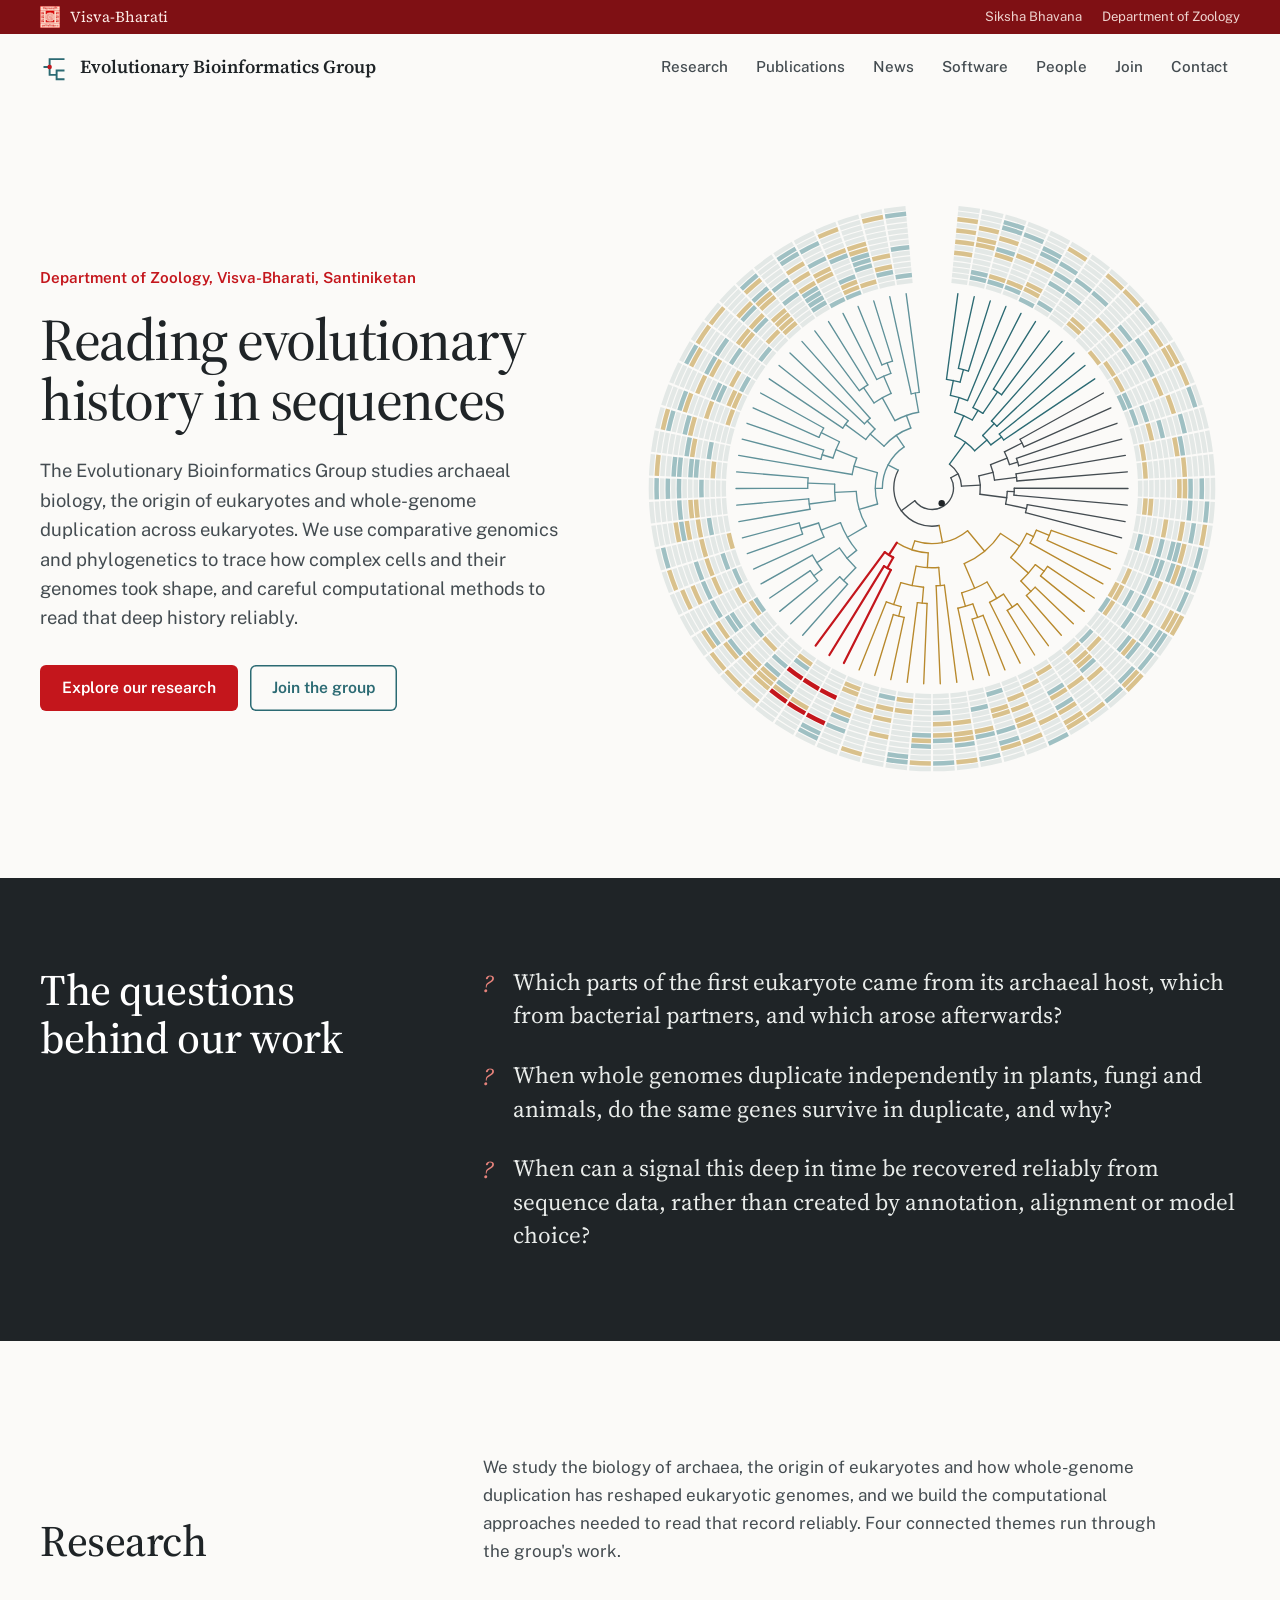
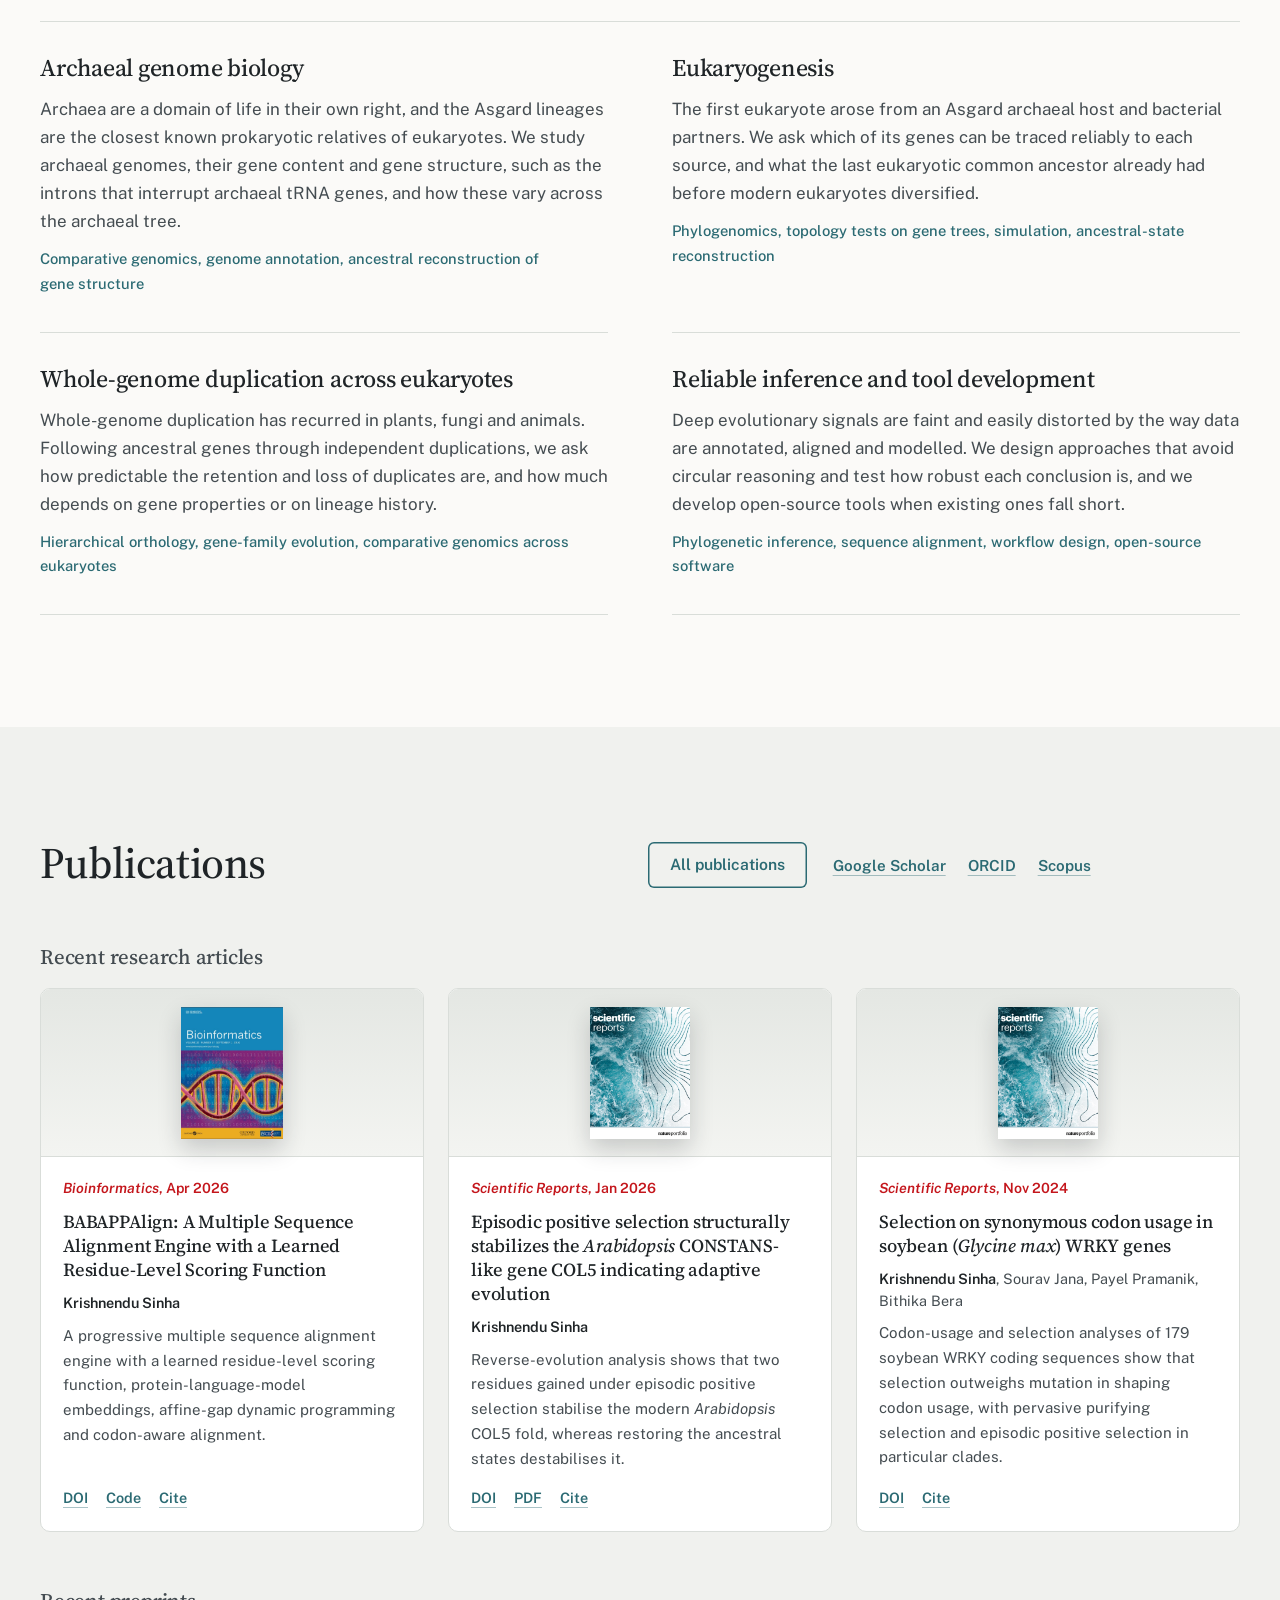
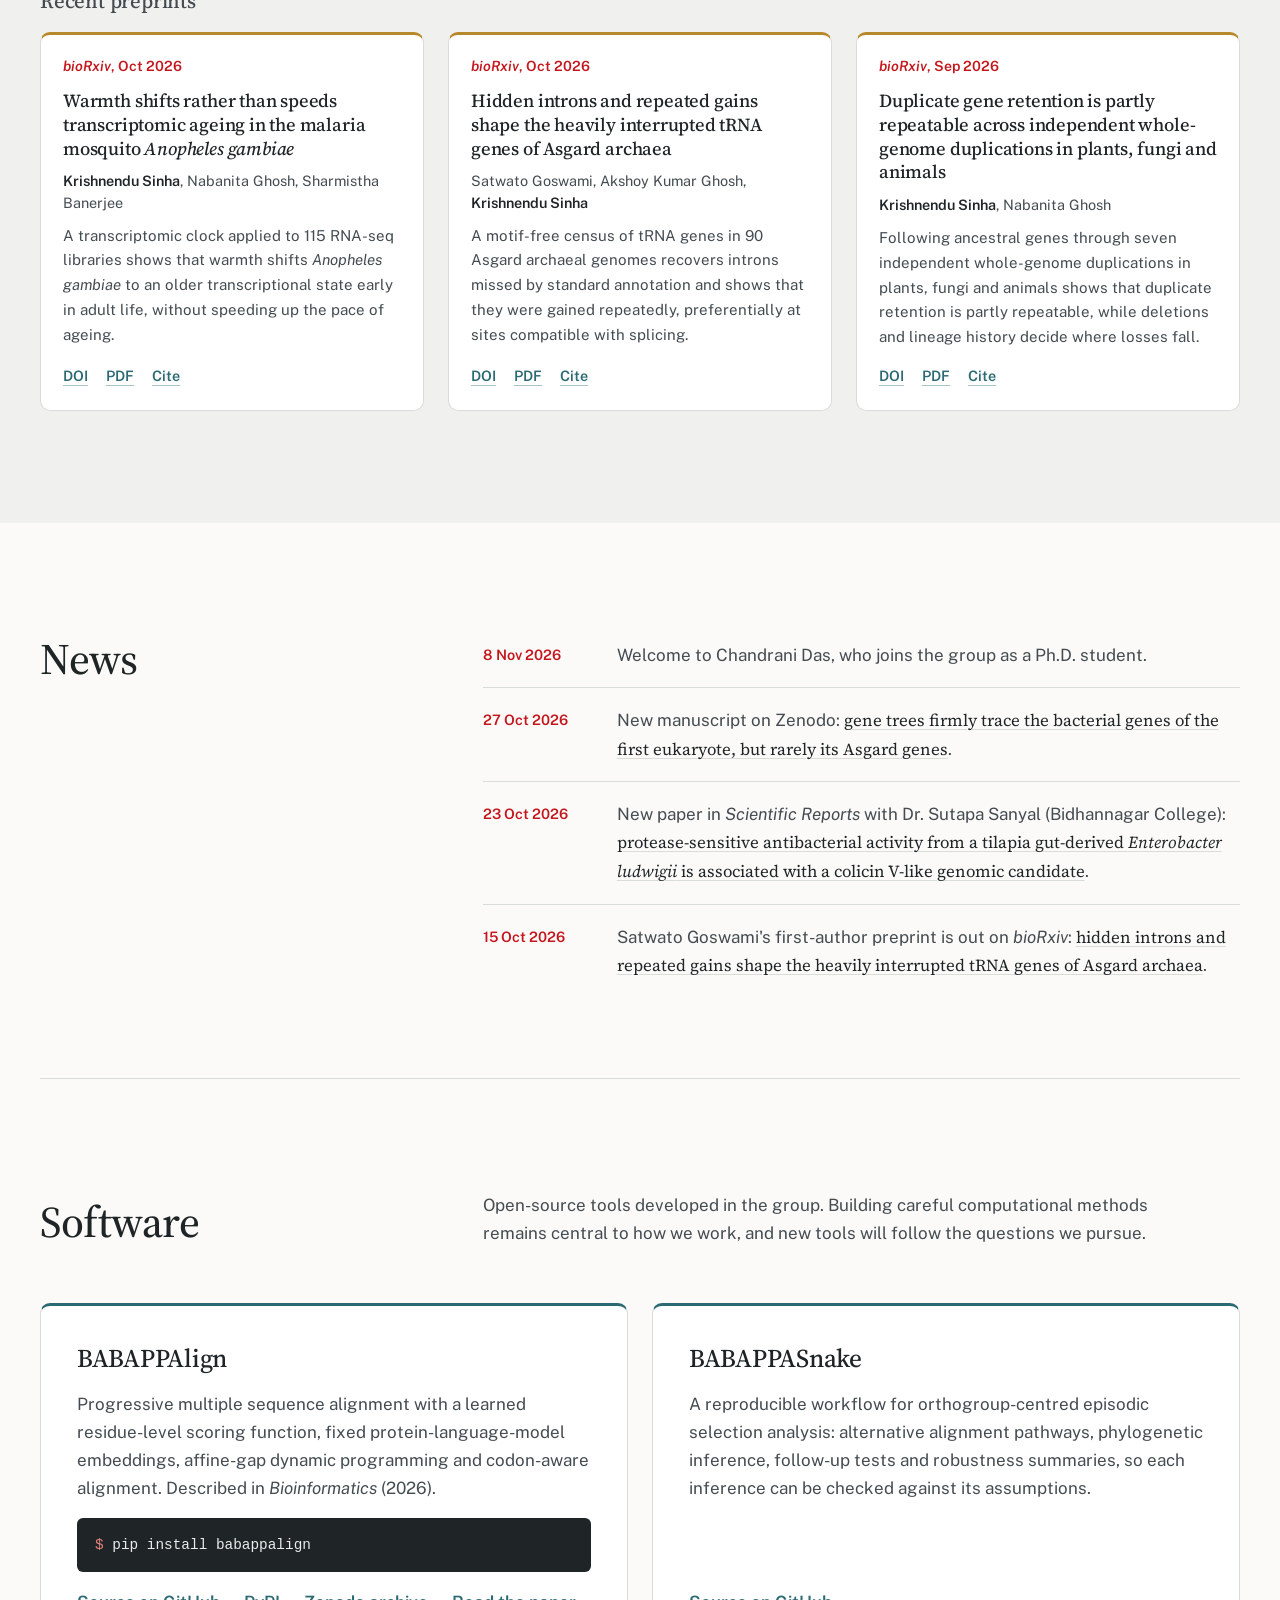
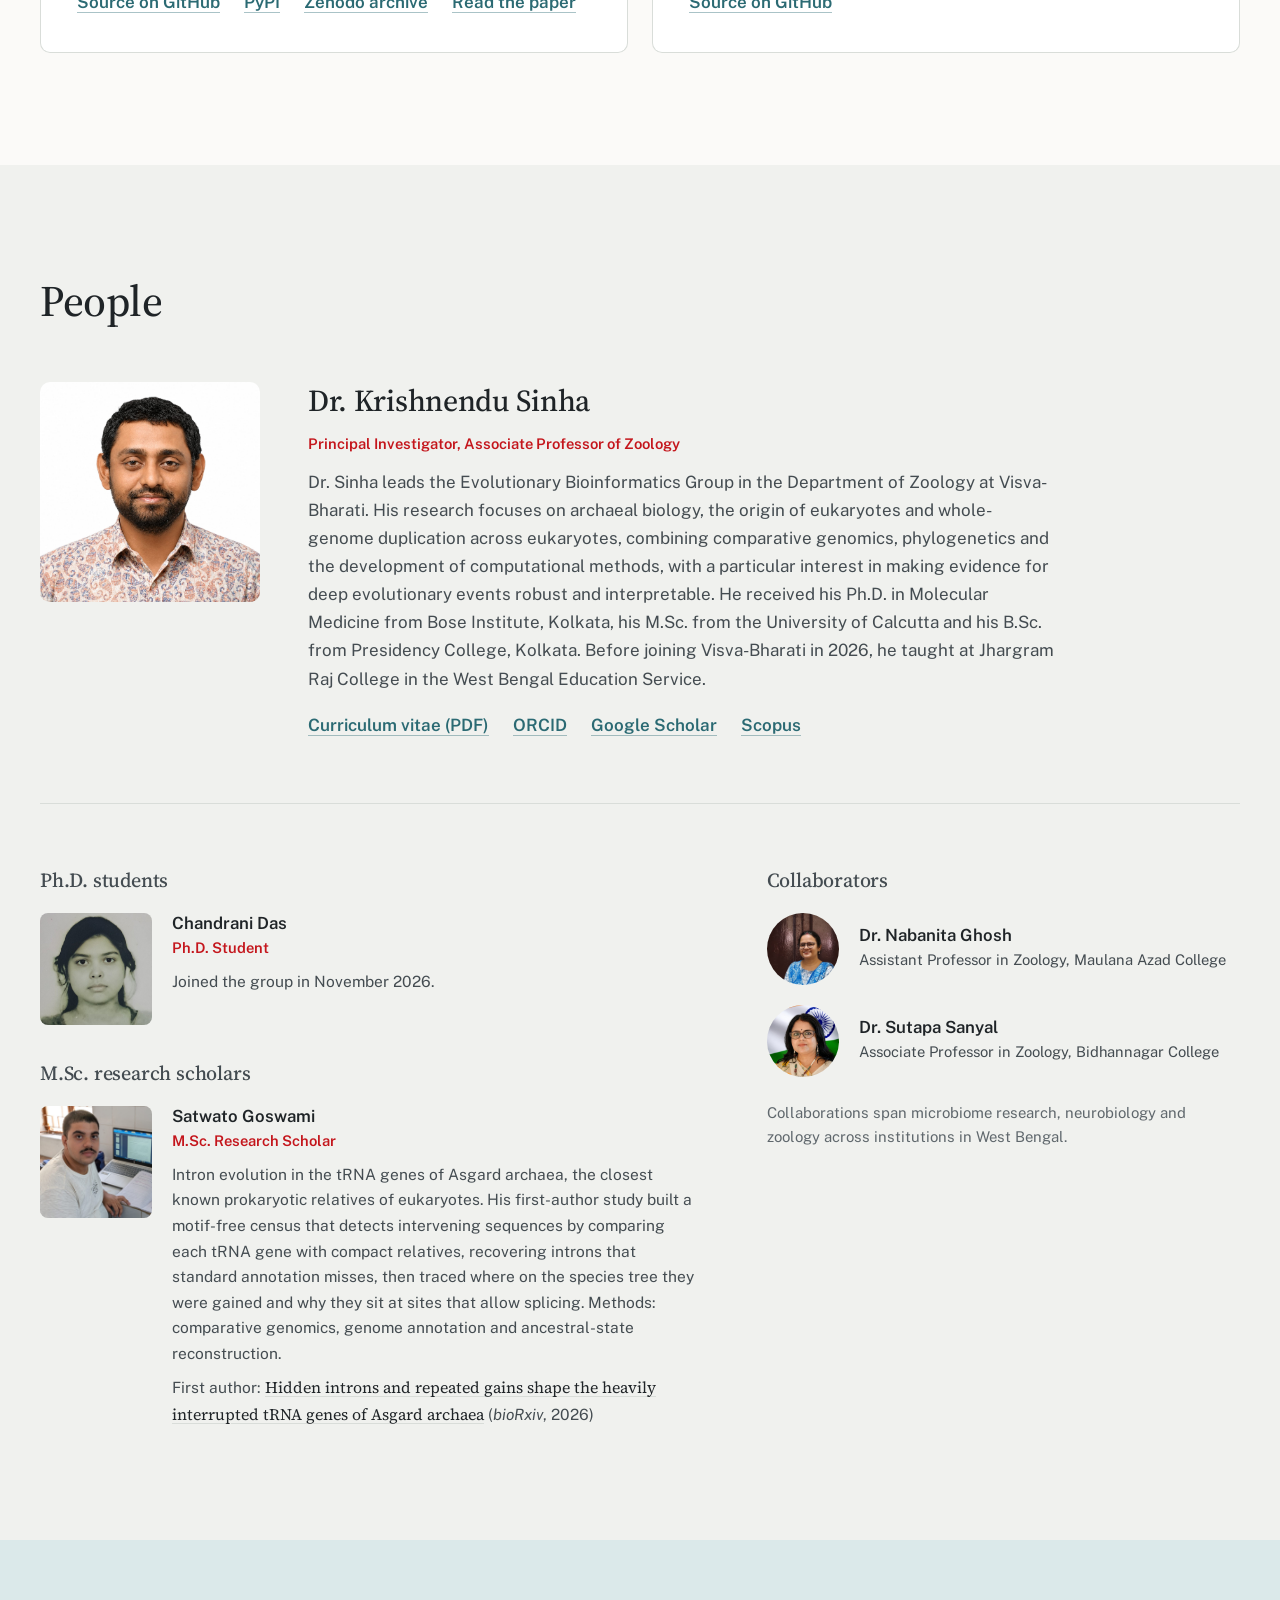
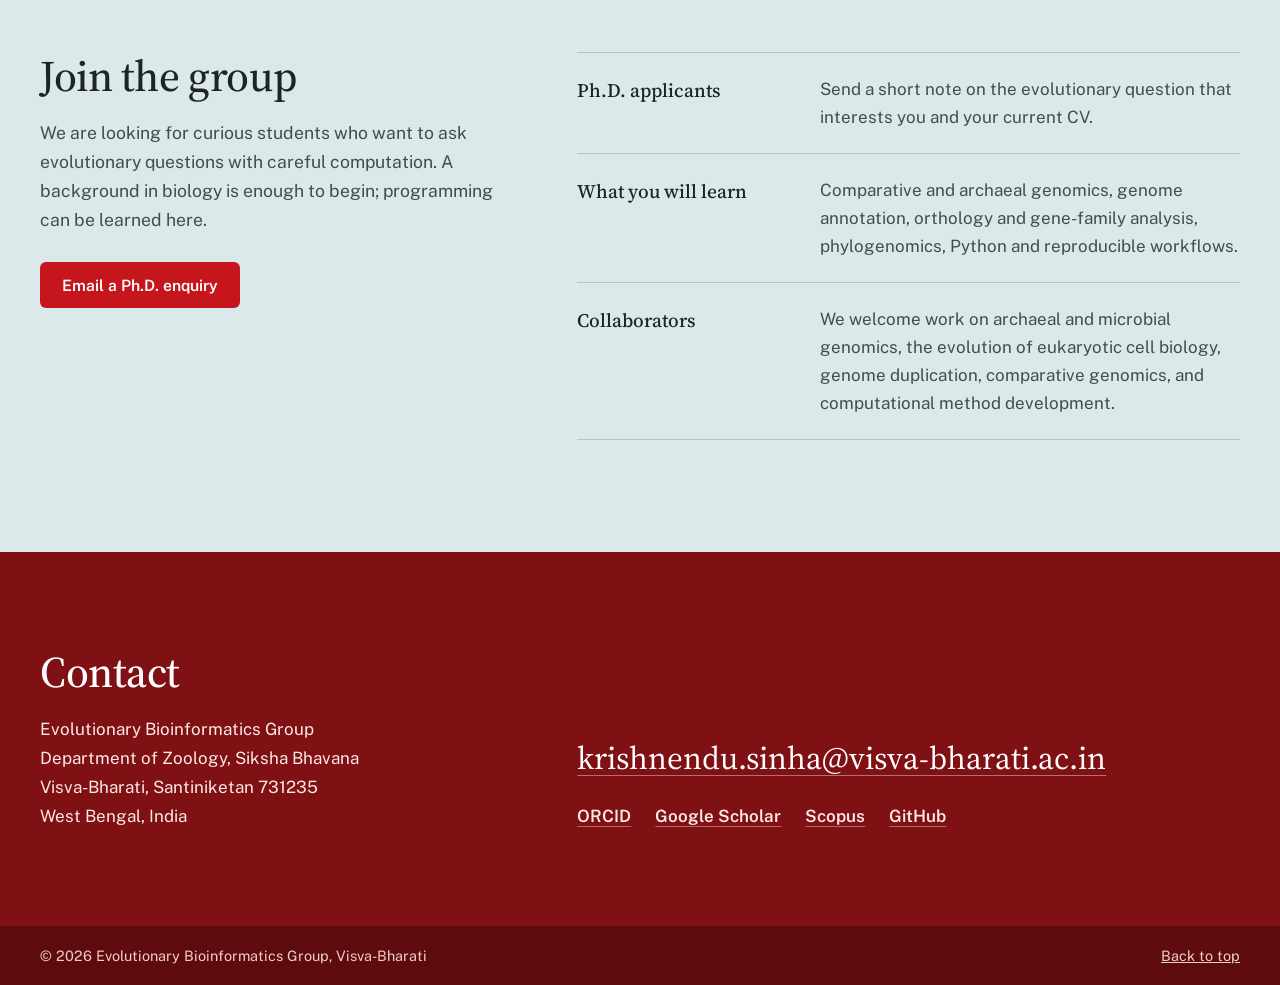
<file: index.html>
<!doctype html>
<html lang="en">
  <head>
    <meta charset="utf-8">
    <meta name="viewport" content="width=device-width, initial-scale=1">
    <meta
      name="description"
      content="Evolutionary Bioinformatics Group at Visva-Bharati studies archaeal biology, the origin of eukaryotes and whole-genome duplication across eukaryotes, through comparative genomics, phylogenetics and careful computational inference."
    >
    <meta name="theme-color" content="#7f1014">
    <meta property="og:type" content="website">
    <meta property="og:title" content="Evolutionary Bioinformatics Group | Visva-Bharati">
    <meta property="og:description" content="Archaeal biology, the origin of eukaryotes and whole-genome duplication, studied through comparative genomics and phylogenetics at the Department of Zoology, Visva-Bharati.">
    <meta property="og:url" content="https://sinhakrishnendu.github.io/Lab_website/">
    <meta property="og:image" content="https://sinhakrishnendu.github.io/Lab_website/assets/og-image.png">
    <meta property="og:image:width" content="1200">
    <meta property="og:image:height" content="630">
    <meta property="og:image:alt" content="Evolutionary Bioinformatics Group, Visva-Bharati: a circular phylogeny with an alignment ring">
    <meta name="twitter:card" content="summary_large_image">
    <title>Evolutionary Bioinformatics Group | Visva-Bharati</title>
    <link rel="icon" type="image/svg+xml" href="assets/favicon.svg">
    <link rel="preconnect" href="https://fonts.googleapis.com">
    <link rel="preconnect" href="https://fonts.gstatic.com" crossorigin>
    <link
      rel="stylesheet"
      href="https://fonts.googleapis.com/css2?family=Source+Serif+4:ital,opsz,wght@0,8..60,400;0,8..60,500;0,8..60,600;1,8..60,400;1,8..60,500&family=Public+Sans:wght@400;500;600;700&family=JetBrains+Mono:wght@400;500&display=swap"
    >
    <link rel="stylesheet" href="styles.css?v=20261108b">
    <script type="application/ld+json">
      {
        "@context": "https://schema.org",
        "@type": "ResearchOrganization",
        "name": "Evolutionary Bioinformatics Group",
        "url": "https://sinhakrishnendu.github.io/Lab_website/",
        "parentOrganization": {
          "@type": "CollegeOrUniversity",
          "name": "Visva-Bharati",
          "url": "https://www.visvabharati.ac.in/"
        },
        "address": {
          "@type": "PostalAddress",
          "streetAddress": "Department of Zoology, Siksha Bhavana",
          "addressLocality": "Santiniketan",
          "postalCode": "731235",
          "addressRegion": "West Bengal",
          "addressCountry": "IN"
        },
        "email": "krishnendu.sinha@visva-bharati.ac.in",
        "founder": {
          "@type": "Person",
          "name": "Krishnendu Sinha",
          "jobTitle": "Associate Professor of Zoology",
          "identifier": "https://orcid.org/0000-0001-9590-3875",
          "sameAs": [
            "https://orcid.org/0000-0001-9590-3875",
            "https://scholar.google.co.in/citations?hl=en&user=gQ6JMjcAAAAJ&view_op=list_works&authuser=3&sortby=pubdate"
          ]
        },
        "knowsAbout": [
          "Archaeal biology",
          "Eukaryogenesis",
          "Asgard archaea",
          "Comparative genomics",
          "Phylogenomics",
          "Whole-genome duplication",
          "Genome evolution",
          "Bioinformatics"
        ]
      }
    </script>
  </head>
  <body>
    <a class="skip-link" href="#main">Skip to content</a>

    <header class="site-header" data-header>
      <div class="institution-bar">
        <div class="shell institution-inner">
          <a class="institution-identity" href="https://www.visvabharati.ac.in/home/" target="_blank" rel="noreferrer">
            <img src="assets/visva-bharati-logo.png" alt="" width="389" height="420">
            <span>Visva-Bharati</span>
          </a>
          <span class="institution-links">
            <a href="https://www.visvabharati.ac.in/home/siksha-bhavana/" target="_blank" rel="noreferrer">Siksha Bhavana</a>
            <a href="https://www.visvabharati.ac.in/home/zoology/" target="_blank" rel="noreferrer">Department of Zoology</a>
          </span>
        </div>
      </div>

      <nav class="shell primary-nav" aria-label="Primary navigation">
        <a class="brand" href="#top">
          <svg class="brand-mark" viewBox="0 0 32 32" aria-hidden="true">
            <path d="M4 16H11M11 16V7H28M11 16V25H19M19 25V20H28M19 25V30H28" fill="none" stroke-width="2.2" />
            <circle cx="11" cy="16" r="2.6" />
          </svg>
          <span>Evolutionary Bioinformatics Group</span>
        </a>

        <button class="nav-toggle" type="button" aria-controls="primary-menu" aria-expanded="false">
          <span class="nav-toggle-line"></span>
          <span class="nav-toggle-line"></span>
          <span class="sr-only">Menu</span>
        </button>

        <div class="nav-links" id="primary-menu">
          <a href="#programmes">Research</a>
          <a href="#publications">Publications</a>
          <a href="#news">News</a>
          <a href="#software">Software</a>
          <a href="#people">People</a>
          <a href="#join">Join</a>
          <a href="#contact">Contact</a>
        </div>
      </nav>
    </header>

    <main id="main">
      <section class="hero" id="top" aria-labelledby="hero-title">
        <div class="shell hero-grid">
          <div class="hero-text">
            <p class="hero-affiliation">Department of Zoology, Visva-Bharati, Santiniketan</p>
            <h1 id="hero-title">Reading evolutionary history in sequences</h1>
            <p class="hero-copy">
              The Evolutionary Bioinformatics Group studies archaeal biology, the origin of eukaryotes
              and whole-genome duplication across eukaryotes. We use comparative genomics and
              phylogenetics to trace how complex cells and their genomes took shape, and careful
              computational methods to read that deep history reliably.
            </p>
            <div class="hero-actions">
              <a class="button primary" href="#programmes">Explore our research</a>
              <a class="button quiet" href="#join">Join the group</a>
            </div>
          </div>

          <div class="hero-art" aria-hidden="true">
            <svg class="tree-figure" data-tree-figure viewBox="0 0 600 600" focusable="false"></svg>
          </div>
        </div>
      </section>

      <section class="questions" aria-labelledby="questions-title">
        <div class="shell questions-grid">
          <h2 id="questions-title">The questions behind our work</h2>
          <ol class="question-list">
            <li>
              <p>Which parts of the first eukaryote came from its archaeal host, which from bacterial partners, and which arose afterwards?</p>
            </li>
            <li>
              <p>When whole genomes duplicate independently in plants, fungi and animals, do the same genes survive in duplicate, and why?</p>
            </li>
            <li>
              <p>When can a signal this deep in time be recovered reliably from sequence data, rather than created by annotation, alignment or model choice?</p>
            </li>
          </ol>
        </div>
      </section>

      <section class="section" id="programmes" aria-labelledby="programmes-title">
        <div class="shell">
          <header class="section-head">
            <h2 id="programmes-title">Research</h2>
            <p>
              We study the biology of archaea, the origin of eukaryotes and how whole-genome
              duplication has reshaped eukaryotic genomes, and we build the computational approaches
              needed to read that record reliably. Four connected themes run through the group's work.
            </p>
          </header>

          <div class="theme-grid">
            <article class="theme">
              <h3>Archaeal genome biology</h3>
              <p>
                Archaea are a domain of life in their own right, and the Asgard lineages are the
                closest known prokaryotic relatives of eukaryotes. We study archaeal genomes, their gene
                content and gene structure, such as the introns that interrupt archaeal tRNA genes, and
                how these vary across the archaeal tree.
              </p>
              <p class="theme-approaches">Comparative genomics, genome annotation, ancestral reconstruction of gene structure</p>
            </article>

            <article class="theme">
              <h3>Eukaryogenesis</h3>
              <p>
                The first eukaryote arose from an Asgard archaeal host and bacterial partners. We ask
                which of its genes can be traced reliably to each source, and what the last eukaryotic
                common ancestor already had before modern eukaryotes diversified.
              </p>
              <p class="theme-approaches">Phylogenomics, topology tests on gene trees, simulation, ancestral-state reconstruction</p>
            </article>

            <article class="theme">
              <h3>Whole-genome duplication across eukaryotes</h3>
              <p>
                Whole-genome duplication has recurred in plants, fungi and animals. Following ancestral
                genes through independent duplications, we ask how predictable the retention and loss
                of duplicates are, and how much depends on gene properties or on lineage history.
              </p>
              <p class="theme-approaches">Hierarchical orthology, gene-family evolution, comparative genomics across eukaryotes</p>
            </article>

            <article class="theme">
              <h3>Reliable inference and tool development</h3>
              <p>
                Deep evolutionary signals are faint and easily distorted by the way data are annotated,
                aligned and modelled. We design approaches that avoid circular reasoning and test how
                robust each conclusion is, and we develop open-source tools when existing ones fall short.
              </p>
              <p class="theme-approaches">Phylogenetic inference, sequence alignment, workflow design, open-source software</p>
            </article>
          </div>
        </div>
      </section>

      <section class="section tinted" id="publications" aria-labelledby="publications-title">
        <div class="shell">
          <header class="section-head">
            <h2 id="publications-title">Publications</h2>
            <p class="profile-links" aria-label="Publication records">
              <a class="button quiet" href="publications.html">All publications</a>
              <a href="https://scholar.google.co.in/citations?hl=en&user=gQ6JMjcAAAAJ&view_op=list_works&authuser=3&sortby=pubdate" target="_blank" rel="noreferrer">Google Scholar</a>
              <a href="https://orcid.org/0000-0001-9590-3875" target="_blank" rel="noreferrer">ORCID</a>
              <a href="https://www.scopus.com/authid/detail.uri?authorId=55612440000" target="_blank" rel="noreferrer">Scopus</a>
            </p>
          </header>

          <h3 class="pub-subhead">Recent research articles</h3>
          <div class="pub-grid" data-pub-latest="article" data-count="3" aria-live="polite"></div>

          <h3 class="pub-subhead">Recent preprints</h3>
          <div class="pub-grid" data-pub-latest="preprint" data-count="3" aria-live="polite"></div>
        </div>
      </section>

      <section class="section news" id="news" aria-labelledby="news-title">
        <div class="shell news-grid">
          <h2 id="news-title">News</h2>
          <!-- Add new items at the top. Keep each to one or two sentences. -->
          <ol class="news-list">
            <li>
              <time datetime="2026-11-08">8 Nov 2026</time>
              <p>
                Welcome to Chandrani Das, who joins the group as a Ph.D. student.
              </p>
            </li>
            <li>
              <time datetime="2026-10-27">27 Oct 2026</time>
              <p>
                New manuscript on Zenodo:
                <a href="https://doi.org/10.5281/zenodo.23682688" target="_blank" rel="noreferrer">gene trees
                firmly trace the bacterial genes of the first eukaryote, but rarely its Asgard genes</a>.
              </p>
            </li>
            <li>
              <time datetime="2026-10-23">23 Oct 2026</time>
              <p>
                New paper in <i>Scientific Reports</i> with Dr. Sutapa Sanyal (Bidhannagar College):
                <a href="https://doi.org/10.1038/s41598-026-76316-z" target="_blank" rel="noreferrer">protease-sensitive
                antibacterial activity from a tilapia gut-derived <i>Enterobacter ludwigii</i> is associated with a
                colicin V-like genomic candidate</a>.
              </p>
            </li>
            <li>
              <time datetime="2026-10-15">15 Oct 2026</time>
              <p>
                Satwato Goswami's first-author preprint is out on <i>bioRxiv</i>:
                <a href="https://doi.org/10.64898/2026.10.13.758758" target="_blank" rel="noreferrer">hidden introns
                and repeated gains shape the heavily interrupted tRNA genes of Asgard archaea</a>.
              </p>
            </li>
          </ol>
        </div>
      </section>

      <section class="section" id="software" aria-labelledby="software-title">
        <div class="shell">
          <header class="section-head">
            <h2 id="software-title">Software</h2>
            <p>
              Open-source tools developed in the group. Building careful computational methods remains
              central to how we work, and new tools will follow the questions we pursue.
            </p>
          </header>

          <div class="software-grid">
            <article class="software">
              <h3>BABAPPAlign</h3>
              <p>
                Progressive multiple sequence alignment with a learned residue-level scoring
                function, fixed protein-language-model embeddings, affine-gap dynamic programming
                and codon-aware alignment. Described in <i>Bioinformatics</i> (2026).
              </p>
              <pre class="install"><code><span aria-hidden="true">$ </span>pip install babappalign</code></pre>
              <p class="software-links">
                <a href="https://github.com/sinhakrishnendu/BABAPPAlign" target="_blank" rel="noreferrer">Source on GitHub</a>
                <a href="https://pypi.org/project/babappalign/" target="_blank" rel="noreferrer">PyPI</a>
                <a href="https://doi.org/10.5281/zenodo.17934124" target="_blank" rel="noreferrer">Zenodo archive</a>
                <a href="https://doi.org/10.1093/bioinformatics/btag189" target="_blank" rel="noreferrer">Read the paper</a>
              </p>
            </article>

            <article class="software">
              <h3>BABAPPASnake</h3>
              <p>
                A reproducible workflow for orthogroup-centred episodic selection analysis:
                alternative alignment pathways, phylogenetic inference, follow-up tests and
                robustness summaries, so each inference can be checked against its assumptions.
              </p>
              <p class="software-links">
                <a href="https://github.com/sinhakrishnendu/BABAPPASnake" target="_blank" rel="noreferrer">Source on GitHub</a>
              </p>
            </article>
          </div>
        </div>
      </section>

      <section class="section tinted" id="people" aria-labelledby="people-title">
        <div class="shell">
          <header class="section-head">
            <h2 id="people-title">People</h2>
          </header>

          <article class="pi">
            <img class="pi-photo" src="assets/krishnendu-sinha.jpeg" alt="Dr. Krishnendu Sinha" width="400" height="400" loading="lazy">
            <div class="pi-body">
              <h3>Dr. Krishnendu Sinha</h3>
              <p class="role">Principal Investigator, Associate Professor of Zoology</p>
              <p>
                Dr. Sinha leads the Evolutionary Bioinformatics Group in the Department of Zoology at
                Visva-Bharati. His research focuses on archaeal biology, the origin of eukaryotes and whole-genome
                duplication across eukaryotes, combining
                comparative genomics, phylogenetics and the development of computational methods, with a
                particular interest in making evidence for deep evolutionary events robust and
                interpretable. He received his Ph.D. in
                Molecular Medicine from Bose Institute, Kolkata, his M.Sc. from the University of
                Calcutta and his B.Sc. from Presidency College, Kolkata. Before joining Visva-Bharati in
                2026, he taught at Jhargram Raj College in the West Bengal Education Service.
              </p>
              <p class="person-links">
                <a href="CV/Krishnendu_Sinha_CV.pdf" target="_blank" rel="noreferrer">Curriculum vitae (PDF)</a>
                <a href="https://orcid.org/0000-0001-9590-3875" target="_blank" rel="noreferrer">ORCID</a>
                <a href="https://scholar.google.co.in/citations?hl=en&user=gQ6JMjcAAAAJ&view_op=list_works&authuser=3&sortby=pubdate" target="_blank" rel="noreferrer">Google Scholar</a>
                <a href="https://www.scopus.com/authid/detail.uri?authorId=55612440000" target="_blank" rel="noreferrer">Scopus</a>
              </p>
            </div>
          </article>

          <div class="people-columns">
            <div>
              <h3 class="group-title">Ph.D. students</h3>
              <article class="member">
                <img src="assets/chandrani-das-profile.jpeg" alt="Chandrani Das" width="800" height="800" loading="lazy">
                <div>
                  <h4>Chandrani Das</h4>
                  <p class="role">Ph.D. Student</p>
                  <p>Joined the group in November 2026.</p>
                </div>
              </article>

              <h3 class="group-title">M.Sc. research scholars</h3>
              <article class="member">
                <img src="assets/satwato-goswami-profile.jpeg" alt="Satwato Goswami" width="1000" height="1000" loading="lazy">
                <div>
                  <h4>Satwato Goswami</h4>
                  <p class="role">M.Sc. Research Scholar</p>
                  <p>
                    Intron evolution in the tRNA genes of Asgard archaea, the closest known
                    prokaryotic relatives of eukaryotes. His first-author study built a motif-free
                    census that detects intervening sequences by comparing each tRNA gene with
                    compact relatives, recovering introns that standard annotation misses, then
                    traced where on the species tree they were gained and why they sit at sites
                    that allow splicing. Methods: comparative genomics, genome annotation and
                    ancestral-state reconstruction.
                  </p>
                  <p class="member-work">
                    First author:
                    <a href="https://doi.org/10.64898/2026.10.13.758758" target="_blank" rel="noreferrer">Hidden introns and repeated gains shape the heavily interrupted tRNA genes of Asgard archaea</a>
                    (<i>bioRxiv</i>, 2026)
                  </p>
                </div>
              </article>
            </div>

            <div id="collaborators">
              <h3 class="group-title">Collaborators</h3>
              <article class="member compact">
                <img src="assets/nabanita-ghosh.jpeg" alt="Dr. Nabanita Ghosh" width="720" height="720" loading="lazy">
                <div>
                  <h4>Dr. Nabanita Ghosh</h4>
                  <p class="role">Assistant Professor in Zoology, Maulana Azad College</p>
                </div>
              </article>
              <article class="member compact">
                <img src="assets/sutapa-sanyal.jpeg" alt="Dr. Sutapa Sanyal" width="896" height="896" loading="lazy">
                <div>
                  <h4>Dr. Sutapa Sanyal</h4>
                  <p class="role">Associate Professor in Zoology, Bidhannagar College</p>
                </div>
              </article>
              <p class="collab-note">
                Collaborations span microbiome research, neurobiology and zoology across institutions
                in West Bengal.
              </p>
            </div>
          </div>
        </div>
      </section>

      <section class="section join" id="join" aria-labelledby="join-title">
        <div class="shell join-grid">
          <div>
            <h2 id="join-title">Join the group</h2>
            <p class="join-lead">
              We are looking for curious students who want to ask evolutionary questions with
              careful computation. A background in biology is enough to begin; programming can
              be learned here.
            </p>
            <a class="button primary" href="mailto:krishnendu.sinha@visva-bharati.ac.in?subject=Ph.D.%20enquiry%3A%20Evolutionary%20Bioinformatics%20Group">Email a Ph.D. enquiry</a>
          </div>
          <dl class="join-list">
            <div>
              <dt>Ph.D. applicants</dt>
              <dd>Send a short note on the evolutionary question that interests you and your current CV.</dd>
            </div>
            <div>
              <dt>What you will learn</dt>
              <dd>Comparative and archaeal genomics, genome annotation, orthology and gene-family analysis, phylogenomics, Python and reproducible workflows.</dd>
            </div>
            <div>
              <dt>Collaborators</dt>
              <dd>We welcome work on archaeal and microbial genomics, the evolution of eukaryotic cell biology, genome duplication, comparative genomics, and computational method development.</dd>
            </div>
          </dl>
        </div>
      </section>

      <section class="contact" id="contact" aria-labelledby="contact-title">
        <div class="shell contact-grid">
          <div>
            <h2 id="contact-title">Contact</h2>
            <address>
              Evolutionary Bioinformatics Group<br>
              Department of Zoology, Siksha Bhavana<br>
              Visva-Bharati, Santiniketan 731235<br>
              West Bengal, India
            </address>
          </div>
          <div class="contact-links">
            <a class="contact-email" href="mailto:krishnendu.sinha@visva-bharati.ac.in">krishnendu.sinha@visva-bharati.ac.in</a>
            <p>
              <a href="https://orcid.org/0000-0001-9590-3875" target="_blank" rel="noreferrer">ORCID</a>
              <a href="https://scholar.google.co.in/citations?hl=en&user=gQ6JMjcAAAAJ&view_op=list_works&authuser=3&sortby=pubdate" target="_blank" rel="noreferrer">Google Scholar</a>
              <a href="https://www.scopus.com/authid/detail.uri?authorId=55612440000" target="_blank" rel="noreferrer">Scopus</a>
              <a href="https://github.com/sinhakrishnendu" target="_blank" rel="noreferrer">GitHub</a>
            </p>
          </div>
        </div>
      </section>
    </main>

    <footer class="site-footer">
      <div class="shell footer-inner">
        <p>&copy; <span data-year></span> Evolutionary Bioinformatics Group, Visva-Bharati</p>
        <a href="#top">Back to top</a>
      </div>
    </footer>

    <script src="figure.js?v=20261108b"></script>
    <script src="script.js?v=20261108b"></script>
    <script src="publications-config.js?v=20261108b"></script>
    <script src="data/publications-snapshot.js?v=20261108b"></script>
    <script src="publications-core.js?v=20261108b"></script>
    <script src="publications-ui.js?v=20261108b"></script>
  </body>
</html>
</file>
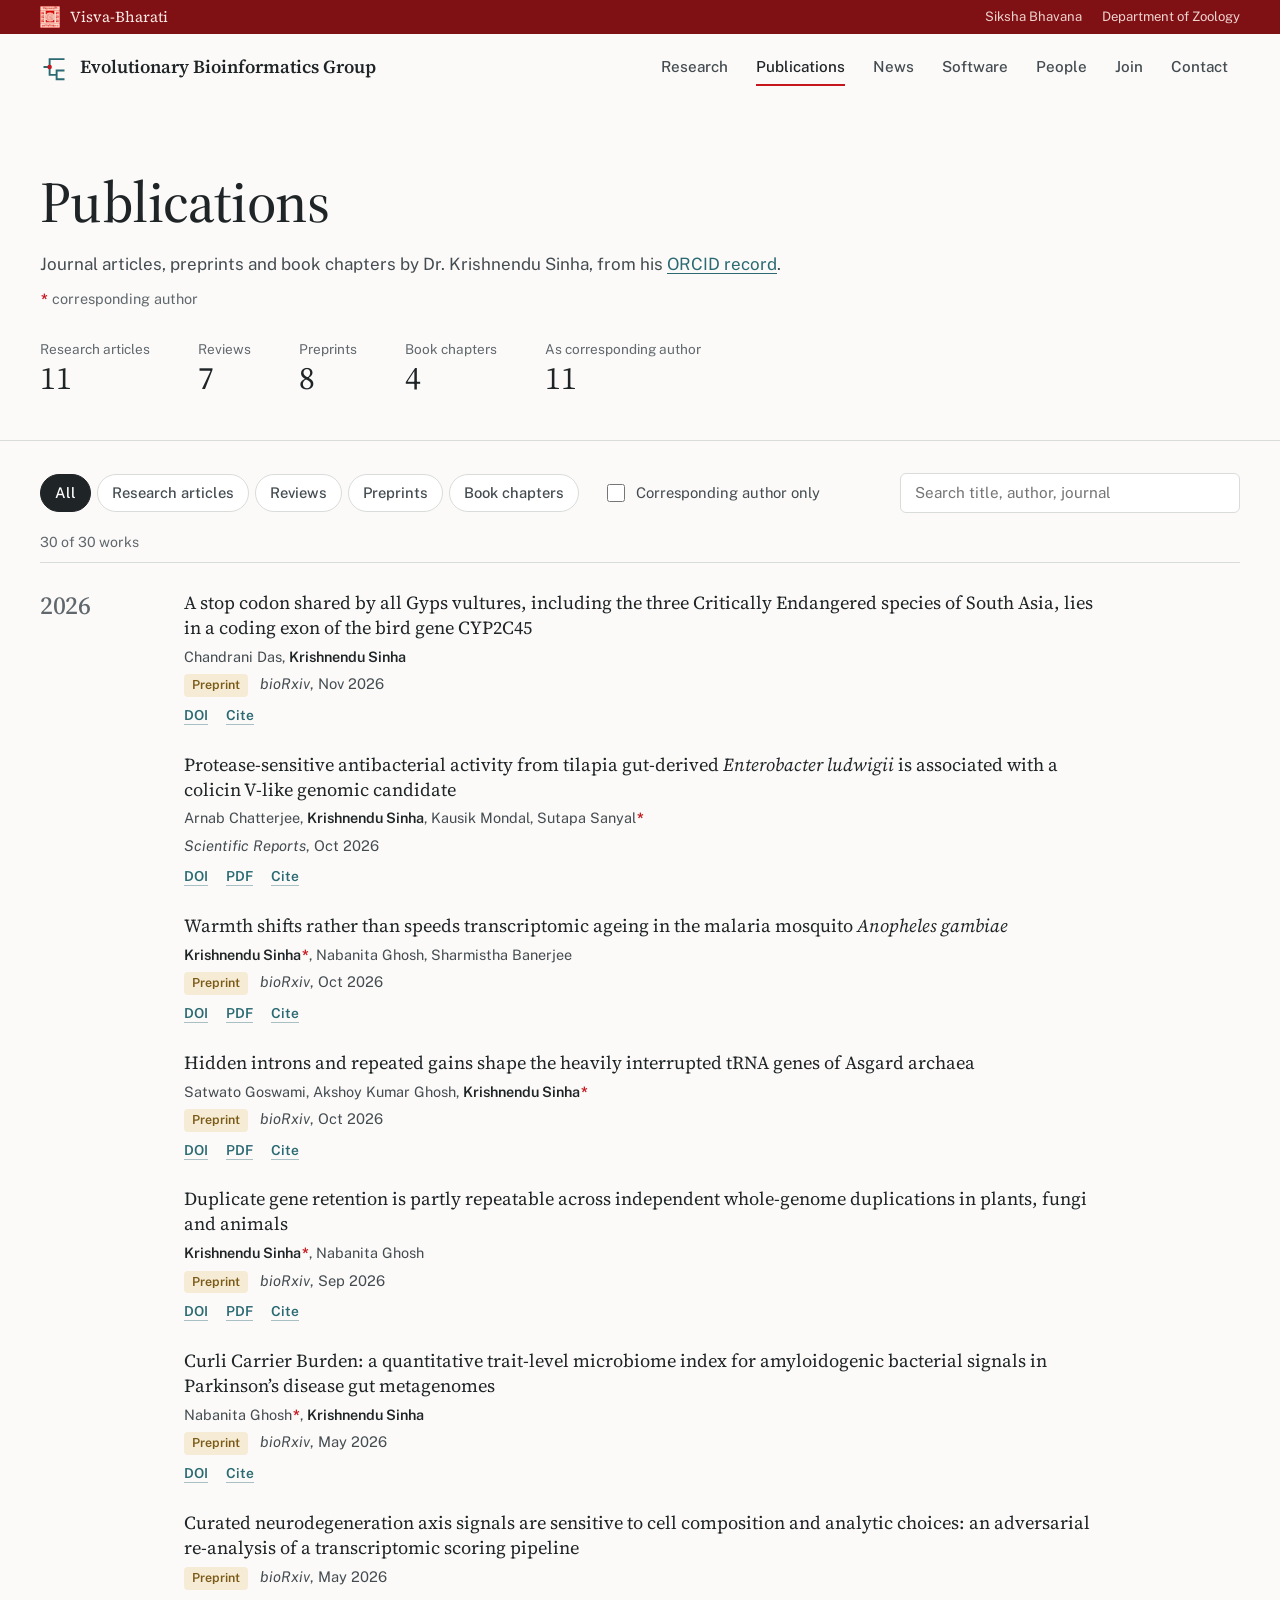
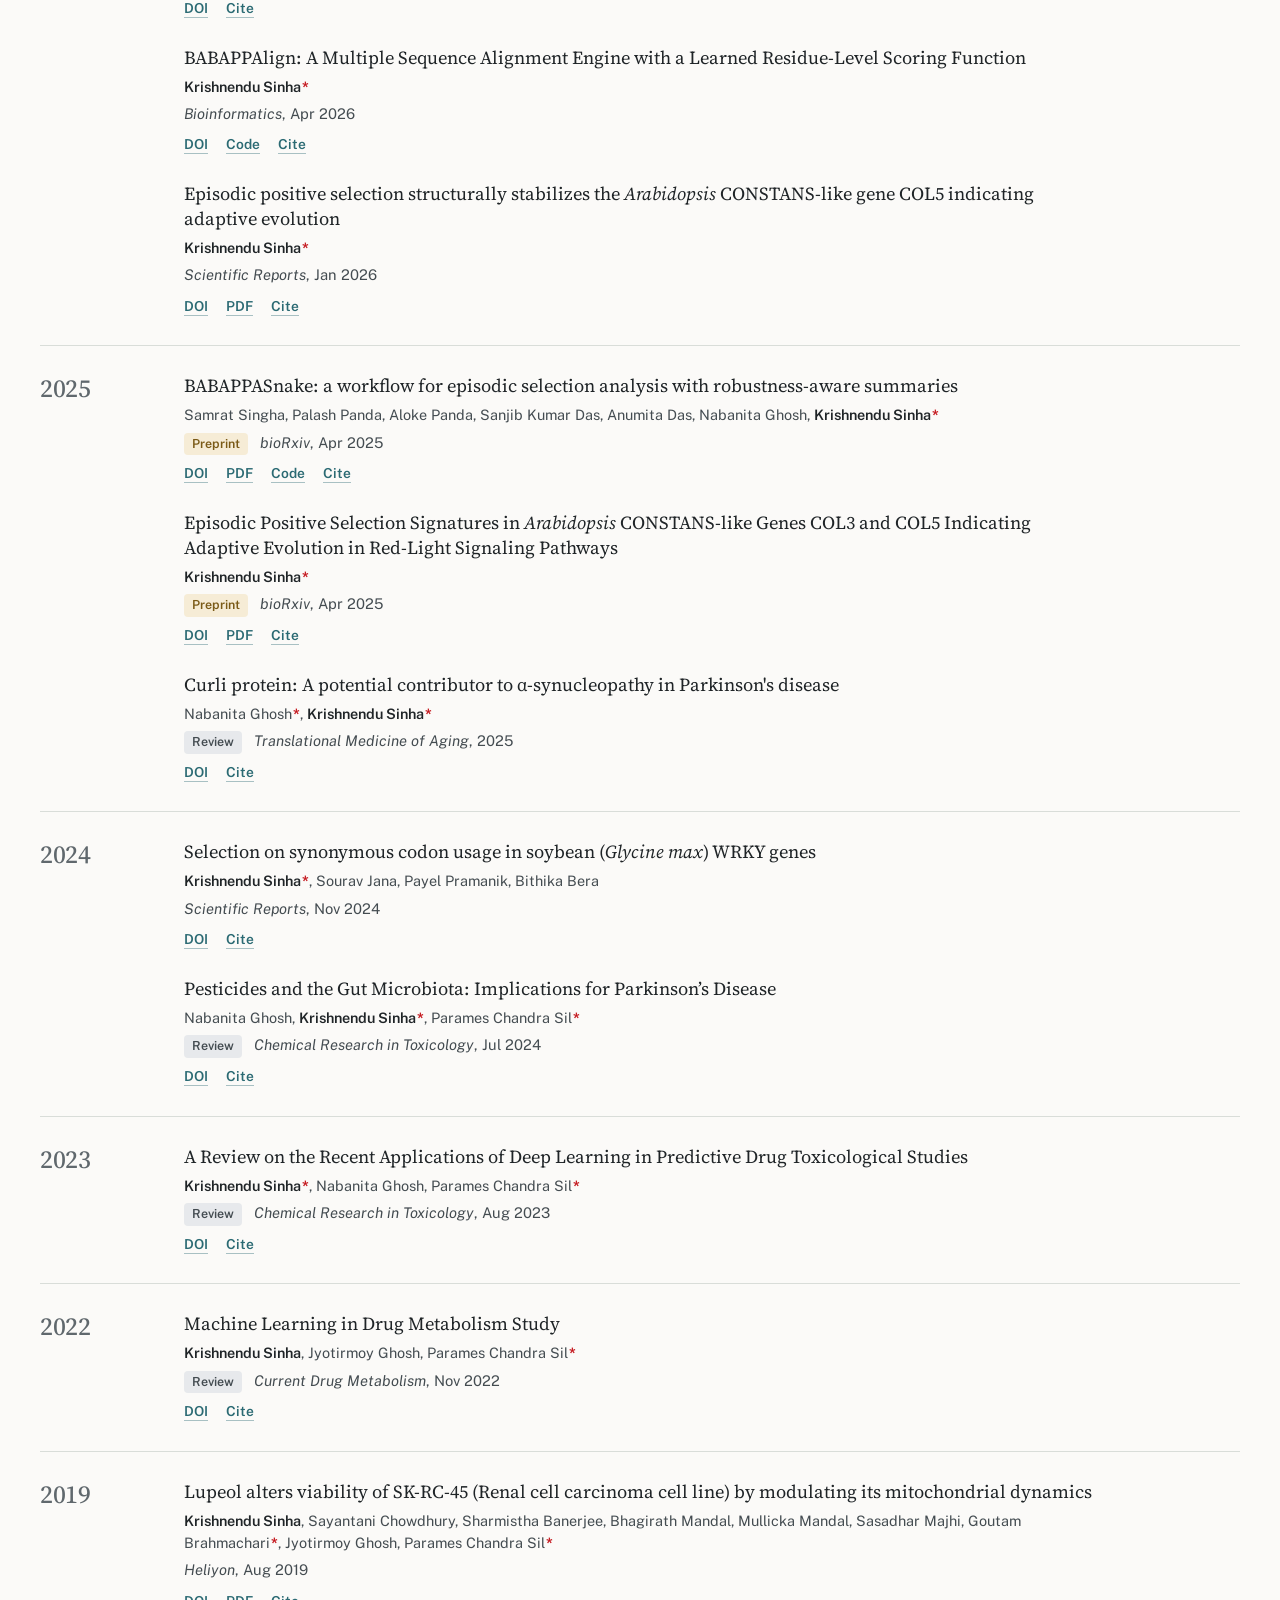
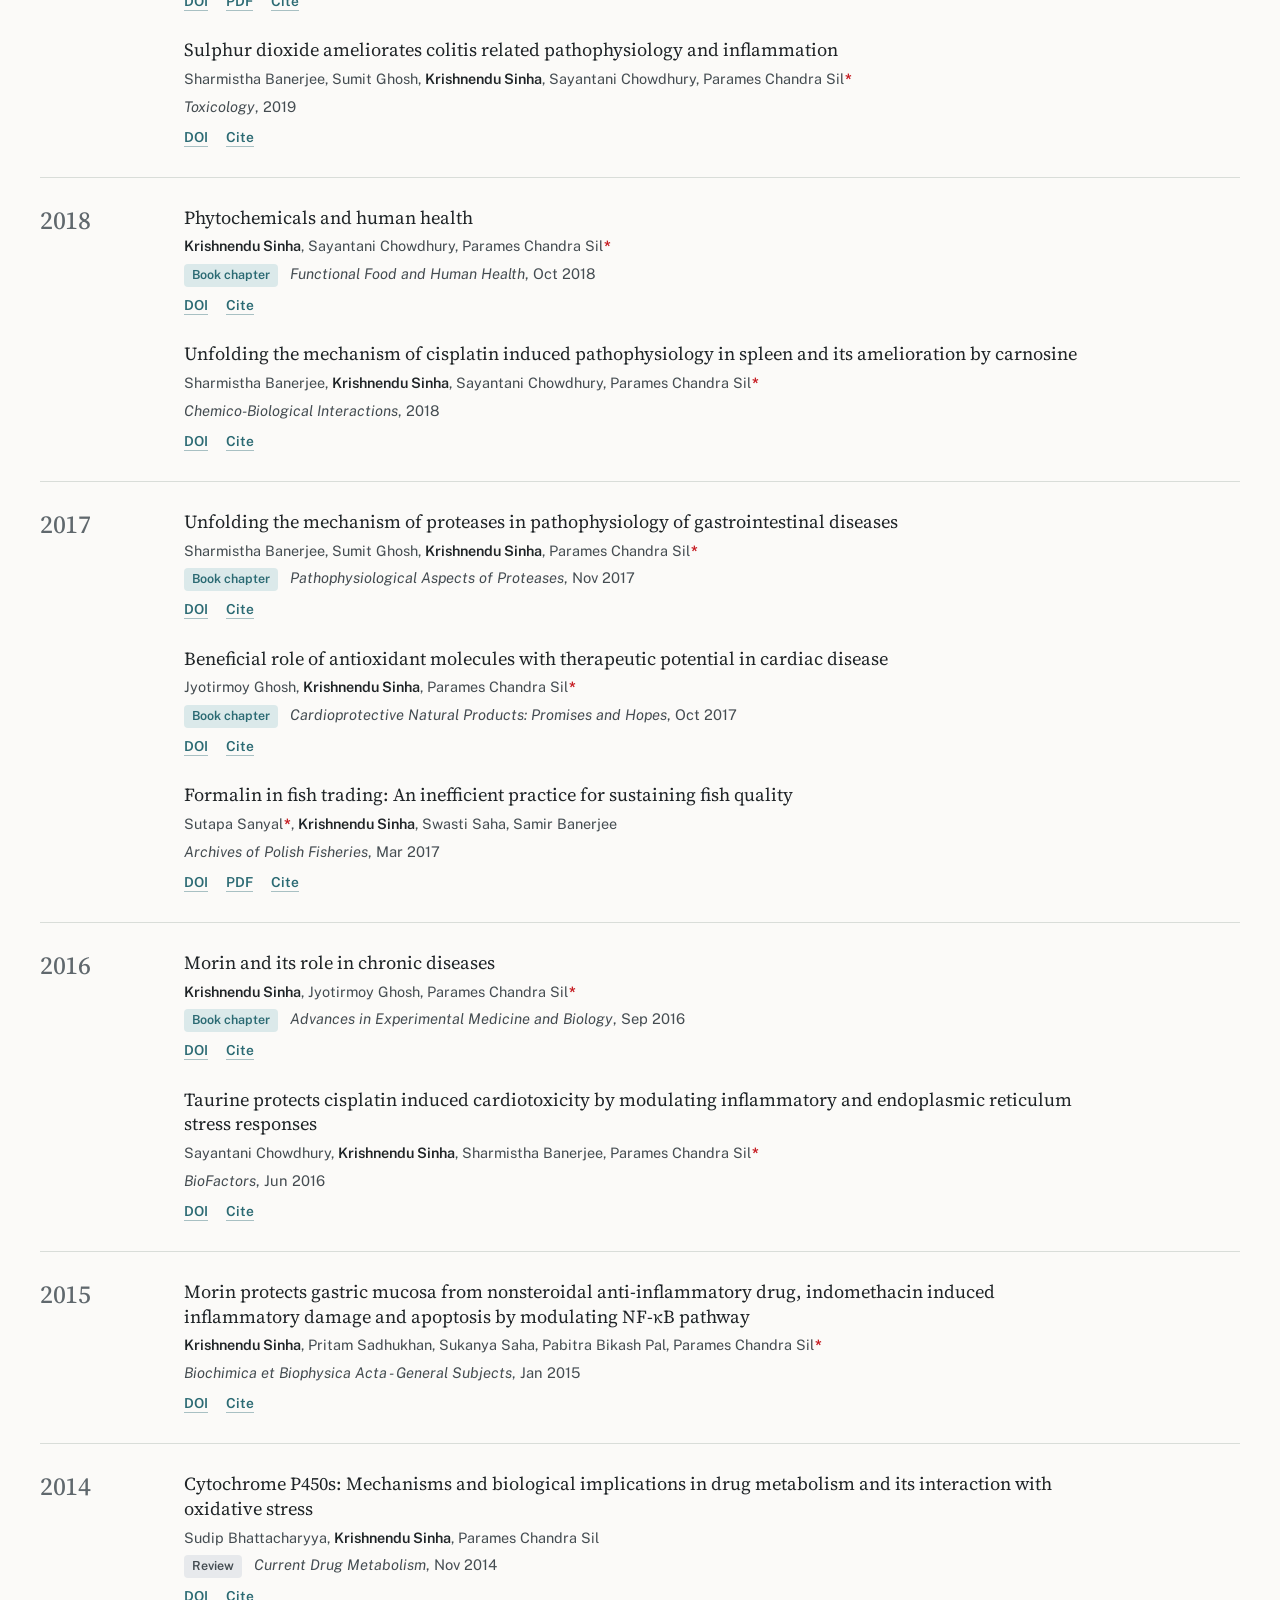
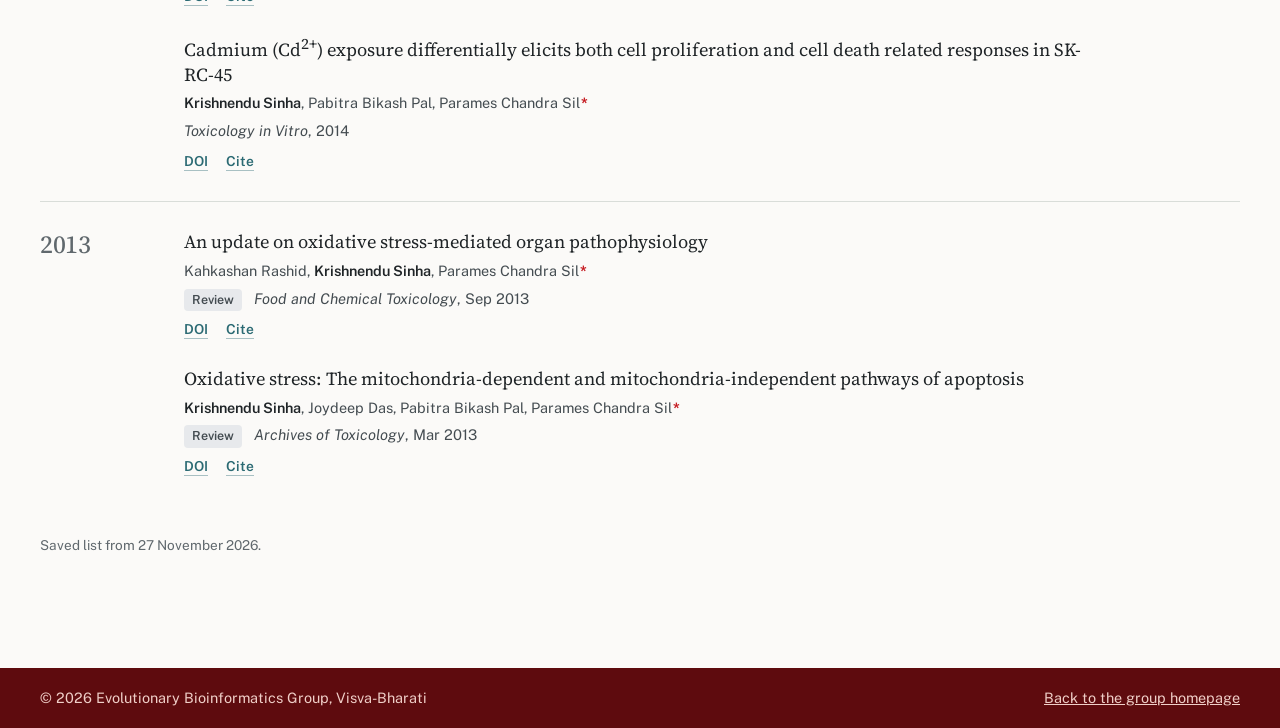
<file: publications.html>
<!doctype html>
<html lang="en">
  <head>
    <meta charset="utf-8">
    <meta name="viewport" content="width=device-width, initial-scale=1">
    <meta
      name="description"
      content="Complete list of journal articles, preprints and book chapters by Dr. Krishnendu Sinha and the Evolutionary Bioinformatics Group, Visva-Bharati, updated from ORCID."
    >
    <meta name="theme-color" content="#7f1014">
    <meta property="og:type" content="website">
    <meta property="og:title" content="Publications | Evolutionary Bioinformatics Group">
    <meta property="og:description" content="Evolutionary genomics, molecular adaptation, sequence-alignment methods and reproducible software at the Department of Zoology, Visva-Bharati.">
    <meta property="og:url" content="https://sinhakrishnendu.github.io/Lab_website/publications.html">
    <meta property="og:image" content="https://sinhakrishnendu.github.io/Lab_website/assets/og-image.png">
    <meta property="og:image:width" content="1200">
    <meta property="og:image:height" content="630">
    <meta name="twitter:card" content="summary_large_image">
    <title>Publications | Evolutionary Bioinformatics Group</title>
    <link rel="icon" type="image/svg+xml" href="assets/favicon.svg">
    <link rel="preconnect" href="https://fonts.googleapis.com">
    <link rel="preconnect" href="https://fonts.gstatic.com" crossorigin>
    <link
      rel="stylesheet"
      href="https://fonts.googleapis.com/css2?family=Source+Serif+4:ital,opsz,wght@0,8..60,400;0,8..60,500;0,8..60,600;1,8..60,400;1,8..60,500&family=Public+Sans:wght@400;500;600;700&family=JetBrains+Mono:wght@400;500&display=swap"
    >
    <link rel="stylesheet" href="styles.css?v=20261108b">
  </head>
  <body>
    <a class="skip-link" href="#main">Skip to content</a>

    <header class="site-header" data-header>
      <div class="institution-bar">
        <div class="shell institution-inner">
          <a class="institution-identity" href="https://www.visvabharati.ac.in/home/" target="_blank" rel="noreferrer">
            <img src="assets/visva-bharati-logo.png" alt="" width="389" height="420">
            <span>Visva-Bharati</span>
          </a>
          <span class="institution-links">
            <a href="https://www.visvabharati.ac.in/home/siksha-bhavana/" target="_blank" rel="noreferrer">Siksha Bhavana</a>
            <a href="https://www.visvabharati.ac.in/home/zoology/" target="_blank" rel="noreferrer">Department of Zoology</a>
          </span>
        </div>
      </div>

      <nav class="shell primary-nav" aria-label="Primary navigation">
        <a class="brand" href="index.html">
          <svg class="brand-mark" viewBox="0 0 32 32" aria-hidden="true">
            <path d="M4 16H11M11 16V7H28M11 16V25H19M19 25V20H28M19 25V30H28" fill="none" stroke-width="2.2" />
            <circle cx="11" cy="16" r="2.6" />
          </svg>
          <span>Evolutionary Bioinformatics Group</span>
        </a>

        <button class="nav-toggle" type="button" aria-controls="primary-menu" aria-expanded="false">
          <span class="nav-toggle-line"></span>
          <span class="nav-toggle-line"></span>
          <span class="sr-only">Menu</span>
        </button>

        <div class="nav-links" id="primary-menu">
          <a href="index.html#programmes">Research</a>
          <a href="publications.html" class="is-active" aria-current="page">Publications</a>
          <a href="index.html#news">News</a>
          <a href="index.html#software">Software</a>
          <a href="index.html#people">People</a>
          <a href="index.html#join">Join</a>
          <a href="index.html#contact">Contact</a>
        </div>
      </nav>
    </header>

    <main id="main">
      <section class="pubpage-head">
        <div class="shell">
          <h1>Publications</h1>
          <p class="pubpage-lead">
            Journal articles, preprints and book chapters by Dr. Krishnendu Sinha, from his
            <a href="https://orcid.org/0000-0001-9590-3875" target="_blank" rel="noreferrer">ORCID record</a>.
          </p>
          <p class="pub-key"><span class="corr">*</span> corresponding author</p>
          <dl class="pub-stats" data-pub-stats></dl>
        </div>
      </section>

      <section class="section pubpage" aria-label="Publication list">
        <div class="shell">
          <div class="pub-toolbar">
            <div class="pub-filters" role="group" aria-label="Filter by type">
              <button type="button" class="is-active" aria-pressed="true" data-pub-filter="all">All</button>
              <button type="button" aria-pressed="false" data-pub-filter="research">Research articles</button>
              <button type="button" aria-pressed="false" data-pub-filter="review">Reviews</button>
              <button type="button" aria-pressed="false" data-pub-filter="preprint">Preprints</button>
              <button type="button" aria-pressed="false" data-pub-filter="chapter">Book chapters</button>
            </div>
            <label class="pub-check"><input type="checkbox" data-pub-corr> Corresponding author only</label>
            <label class="pub-search">
              <span class="sr-only">Search publications</span>
              <input type="search" placeholder="Search title, author, journal" data-pub-search>
            </label>
          </div>
          <p class="pub-count" data-pub-count aria-live="polite"></p>
          <div data-pub-all></div>
          <p class="pub-status" data-pub-status></p>
        </div>
      </section>
    </main>

    <footer class="site-footer">
      <div class="shell footer-inner">
        <p>&copy; <span data-year></span> Evolutionary Bioinformatics Group, Visva-Bharati</p>
        <a href="index.html">Back to the group homepage</a>
      </div>
    </footer>

    <script src="script.js?v=20261108b"></script>
    <script src="publications-config.js?v=20261108b"></script>
    <script src="data/publications-snapshot.js?v=20261108b"></script>
    <script src="publications-core.js?v=20261108b"></script>
    <script src="publications-ui.js?v=20261108b"></script>
  </body>
</html>
</file>
<file: styles.css>
/* Evolutionary Bioinformatics Group, Visva-Bharati
 * Colour is semantic: the three ω (dN/dS) classes from Fig. 1 carry through the site.
 *   teal      ω < 1  purifying selection   (structure, links)
 *   ochre     ω ≈ 1  relaxed constraint    (secondary accents)
 *   vermilion ω > 1  positive selection    (Visva-Bharati red; calls to action, highlights)
 */
:root {
  --ink: #1f2427;
  --ink-2: #444c51;
  --muted: #60686d;
  --paper: #fbfaf8;
  --tint: #f0f1ee;
  --line: #d9ddd9;
  --white: #ffffff;
  --vermilion: #c4161c;
  --maroon: #7f1014;
  --teal: #2b6a73;
  --teal-soft: #dbe9ea;
  --ochre: #b8892c;
  --band: rgba(196, 22, 28, 0.09);

  --serif: "Source Serif 4", Georgia, "Times New Roman", serif;
  --sans: "Public Sans", ui-sans-serif, system-ui, -apple-system, "Segoe UI", sans-serif;
  --mono: "JetBrains Mono", ui-monospace, SFMono-Regular, Menlo, monospace;

  --max: 1200px;
  --gutter: clamp(16px, 4vw, 40px);
  --radius: 6px;
}

*,
*::before,
*::after {
  box-sizing: border-box;
}

html {
  scroll-behavior: smooth;
  -webkit-text-size-adjust: 100%;
}

body {
  margin: 0;
  background: var(--paper);
  color: var(--ink);
  font-family: var(--sans);
  font-size: 1.0625rem;
  line-height: 1.65;
  text-rendering: optimizeLegibility;
}

body.nav-open {
  overflow: hidden;
}

img {
  display: block;
  max-width: 100%;
  height: auto;
}

a {
  color: inherit;
}

h1,
h2,
h3,
h4,
p,
figure,
ol,
ul,
dl,
dd {
  margin: 0;
}

h1,
h2,
h3 {
  font-family: var(--serif);
  font-weight: 500;
  letter-spacing: -0.01em;
  color: var(--ink);
}

h2 {
  font-size: clamp(2rem, 3.4vw, 2.75rem);
  line-height: 1.12;
}

h3 {
  font-size: 1.35rem;
  line-height: 1.25;
}

h4 {
  font-size: 1.05rem;
  font-weight: 600;
  line-height: 1.3;
}

i {
  font-style: italic;
}

:focus-visible {
  outline: 2px solid var(--teal);
  outline-offset: 3px;
  border-radius: 2px;
}

section[id],
div[id] {
  scroll-margin-top: 96px;
}

.shell {
  width: min(100% - 2 * var(--gutter), var(--max));
  margin-inline: auto;
}

.skip-link {
  position: fixed;
  z-index: 100;
  top: 12px;
  left: 12px;
  padding: 10px 14px;
  background: var(--white);
  border-radius: var(--radius);
  transform: translateY(-200%);
}

.skip-link:focus {
  transform: none;
}

.sr-only {
  position: absolute;
  width: 1px;
  height: 1px;
  overflow: hidden;
  clip: rect(0 0 0 0);
  white-space: nowrap;
}

/* Header ----------------------------------------------------------------- */

.site-header {
  position: sticky;
  top: 0;
  z-index: 50;
  background: rgba(251, 250, 248, 0.94);
  backdrop-filter: saturate(1.4) blur(10px);
  transition: box-shadow 200ms ease;
}

.site-header.is-scrolled {
  box-shadow: 0 1px 0 var(--line);
}

.institution-bar {
  background: var(--maroon);
  color: #fbe9e4;
  font-size: 0.82rem;
}

.institution-inner {
  display: flex;
  align-items: center;
  justify-content: space-between;
  gap: 16px;
  min-height: 34px;
}

.institution-identity {
  display: inline-flex;
  align-items: center;
  gap: 10px;
  font-family: var(--serif);
  font-size: 0.95rem;
  text-decoration: none;
}

.institution-identity img {
  width: 20px;
  height: auto;
}

.institution-links {
  display: flex;
  gap: 20px;
}

.institution-links a {
  text-decoration: none;
  opacity: 0.9;
}

.institution-links a:hover,
.institution-identity:hover {
  text-decoration: underline;
  text-underline-offset: 3px;
}

.primary-nav {
  display: flex;
  align-items: center;
  justify-content: space-between;
  gap: 24px;
  min-height: 66px;
}

.brand {
  display: inline-flex;
  align-items: center;
  gap: 12px;
  font-family: var(--serif);
  font-size: 1.15rem;
  font-weight: 600;
  text-decoration: none;
}

.brand-mark {
  width: 28px;
  height: 28px;
  flex: none;
}

.brand-mark path {
  stroke: var(--teal);
}

.brand-mark circle {
  fill: var(--vermilion);
}

.nav-links {
  display: flex;
  gap: 4px;
}

.nav-links a {
  position: relative;
  padding: 8px 12px;
  color: var(--ink-2);
  font-size: 0.95rem;
  font-weight: 500;
  text-decoration: none;
  border-radius: var(--radius);
}

.nav-links a:hover {
  color: var(--ink);
  background: var(--tint);
}

.nav-links a.is-active {
  color: var(--ink);
}

.nav-links a.is-active::after {
  content: "";
  position: absolute;
  left: 12px;
  right: 12px;
  bottom: 2px;
  height: 2px;
  background: var(--vermilion);
}

.nav-toggle {
  display: none;
}

/* Buttons and links ------------------------------------------------------ */

.button {
  display: inline-flex;
  align-items: center;
  justify-content: center;
  min-height: 46px;
  padding: 0 22px;
  border-radius: var(--radius);
  font-weight: 600;
  font-size: 0.98rem;
  text-decoration: none;
  transition: background-color 160ms ease, color 160ms ease;
}

.button.primary {
  background: var(--vermilion);
  color: var(--white);
}

.button.primary:hover {
  background: var(--maroon);
}

.button.quiet {
  color: var(--teal);
  box-shadow: inset 0 0 0 1.5px var(--teal);
}

.button.quiet:hover {
  background: var(--teal);
  color: var(--white);
}

.text-link,
.software-links a,
.person-links a,
.profile-links a,
.contact-links p a {
  color: var(--teal);
  font-weight: 600;
  text-decoration: underline;
  text-decoration-thickness: 1px;
  text-underline-offset: 4px;
  text-decoration-color: rgba(43, 106, 115, 0.4);
}

.text-link:hover,
.software-links a:hover,
.person-links a:hover,
.profile-links a:hover,
.contact-links p a:hover {
  text-decoration-color: currentColor;
}

/* Hero ------------------------------------------------------------------- */

.hero {
  padding: clamp(40px, 7vw, 88px) 0 clamp(48px, 7vw, 96px);
}

.hero-grid {
  display: grid;
  grid-template-columns: minmax(0, 11fr) minmax(0, 13fr);
  gap: clamp(32px, 5vw, 64px);
  align-items: center;
}

.hero-affiliation {
  margin-bottom: 20px;
  color: var(--vermilion);
  font-weight: 600;
  font-size: 0.95rem;
}

.hero h1 {
  font-size: clamp(2.5rem, 4.6vw, 4.1rem);
  line-height: 1.02;
  letter-spacing: -0.025em;
  font-weight: 500;
  font-variation-settings: "opsz" 60;
  margin-bottom: 26px;
}

.hero-copy {
  max-width: 34em;
  color: var(--ink-2);
  font-size: 1.15rem;
  line-height: 1.6;
  margin-bottom: 32px;
}

.hero-actions {
  display: flex;
  flex-wrap: wrap;
  gap: 12px;
}

.hero-art {
  position: relative;
  min-width: 0;
  display: grid;
  place-items: center;
}

.tree-figure {
  width: min(100%, 600px);
  height: auto;
  overflow: visible;
}

.tf-b {
  fill: none;
  stroke-width: 1.35;
  stroke-linecap: round;
  transition: stroke-dashoffset 700ms cubic-bezier(0.4, 0, 0.2, 1);
  transition-delay: calc(var(--i) * 5ms);
}

.tf-b.c-teal { stroke: var(--teal); }
.tf-b.c-teal-2 { stroke: #5f9199; }
.tf-b.c-ink { stroke: var(--ink-2); }
.tf-b.c-ochre { stroke: var(--ochre); }
.tf-b.c-hot { stroke: var(--vermilion); stroke-width: 2.2; }

.tf-root { fill: var(--ink); }

.tf-cell {
  opacity: 0;
  transition: opacity 500ms ease;
  transition-delay: calc(500ms + var(--a) * 7ms);
}

.tf-cell.s0 { fill: #e3e8e6; }
.tf-cell.s1 { fill: #9fc0c3; }
.tf-cell.s2 { fill: #d9c18c; }
.tf-cell.s3 { fill: var(--vermilion); }

.tree-figure.is-drawn .tf-b { stroke-dashoffset: 0 !important; }
.tree-figure.is-drawn .tf-cell { opacity: 1; }
.tree-figure.no-motion * { transition: none !important; }

/* Questions band --------------------------------------------------------- */

.questions {
  background: var(--ink);
  color: #e9ecea;
  padding: clamp(48px, 7vw, 88px) 0;
}

.questions-grid {
  display: grid;
  grid-template-columns: minmax(0, 4fr) minmax(0, 8fr);
  gap: clamp(28px, 5vw, 72px);
}

.questions h2 {
  color: var(--white);
}

.question-list {
  list-style: none;
  padding: 0;
  display: grid;
  gap: 26px;
}

.question-list li {
  position: relative;
  padding-left: 30px;
}

.question-list li::before {
  content: "?";
  position: absolute;
  left: 0;
  top: -2px;
  font-family: var(--serif);
  font-style: italic;
  font-size: 1.5rem;
  color: #e7837c;
}

.question-list p {
  font-family: var(--serif);
  font-size: clamp(1.2rem, 1.9vw, 1.45rem);
  line-height: 1.45;
  max-width: 36em;
}

/* Sections --------------------------------------------------------------- */

.section {
  padding: clamp(64px, 9vw, 112px) 0;
}

.section.tinted {
  background: var(--tint);
}

.section-head {
  display: grid;
  grid-template-columns: minmax(0, 4fr) minmax(0, 8fr);
  gap: clamp(16px, 5vw, 72px);
  align-items: end;
  margin-bottom: clamp(32px, 5vw, 56px);
}

.section-head p {
  max-width: 40em;
  color: var(--ink-2);
}

/* News */
.section.news {
  padding-bottom: 0;
}

.news-grid {
  display: grid;
  grid-template-columns: minmax(0, 4fr) minmax(0, 8fr);
  gap: clamp(16px, 5vw, 72px);
  padding-bottom: clamp(48px, 7vw, 80px);
  border-bottom: 1px solid var(--line);
}

.news-list {
  list-style: none;
  padding: 0;
  display: grid;
  gap: 0;
}

.news-list li {
  display: grid;
  grid-template-columns: 110px minmax(0, 1fr);
  gap: 6px 24px;
  padding: 18px 0;
  border-top: 1px solid var(--line);
}

.news-list li:first-child {
  border-top: 0;
  padding-top: 6px;
}

.news-list time {
  font-size: 0.9rem;
  font-weight: 600;
  color: var(--vermilion);
  padding-top: 2px;
  white-space: nowrap;
}

.news-list p {
  max-width: 40em;
  color: var(--ink-2);
}

.news-list a {
  color: var(--ink);
  font-family: var(--serif);
  font-size: 1.05rem;
  text-decoration: underline;
  text-decoration-thickness: 1px;
  text-underline-offset: 3px;
  text-decoration-color: var(--line);
}

.news-list a:hover {
  text-decoration-color: var(--ink);
}

/* Research themes */
.theme-grid {
  display: grid;
  grid-template-columns: repeat(2, minmax(0, 1fr));
  gap: 0 clamp(32px, 5vw, 72px);
  border-top: 1px solid var(--line);
}

.theme {
  display: grid;
  align-content: start;
  gap: 12px;
  padding: 32px 0 36px;
  border-bottom: 1px solid var(--line);
}

.theme h3 {
  font-size: 1.5rem;
  line-height: 1.2;
}

.theme p {
  color: var(--ink-2);
  max-width: 36em;
}

.theme .theme-approaches {
  font-size: 0.92rem;
  color: var(--teal);
  font-weight: 500;
}

/* Publications ----------------------------------------------------------- */

/* Corresponding-author asterisks are explained only on publications.html */
#publications .corr {
  display: none;
}

.corr {
  color: var(--vermilion);
  font-weight: 700;
  margin-left: 1px;
}

.profile-links {
  display: flex;
  flex-wrap: wrap;
  align-items: center;
  justify-content: flex-end;
  gap: 12px 22px;
  font-size: 0.95rem;
}

.profile-links a {
  white-space: nowrap;
}

.profile-links .button {
  margin-right: 4px;
  text-decoration: none;
}

.pub-subhead {
  margin: 0 0 18px;
  font-size: 1.3rem;
  color: var(--ink-2);
}

.pub-grid + .pub-subhead {
  margin-top: clamp(40px, 5vw, 56px);
}

.pub-grid {
  display: grid;
  grid-template-columns: repeat(3, minmax(0, 1fr));
  gap: 24px;
}

.pub-card {
  display: flex;
  flex-direction: column;
  background: var(--white);
  border: 1px solid var(--line);
  border-radius: 10px;
  overflow: hidden;
}

.pub-visual {
  display: grid;
  place-items: center;
  height: 168px;
  padding: 18px;
  background: var(--paper);
  border-bottom: 1px solid var(--line);
  text-decoration: none;
}

.pub-card.has-cover .pub-visual {
  background: linear-gradient(180deg, #e4e7e3, #f3f4f1);
}

.pub-visual img {
  max-height: 132px;
  width: auto;
  box-shadow: 0 10px 22px rgba(31, 36, 39, 0.2);
}

.pub-visual img.pub-logo {
  max-width: 62%;
  max-height: 64px;
  box-shadow: none;
}

.pub-venue-mark {
  font-family: var(--serif);
  font-size: 1.55rem;
  line-height: 1.15;
  text-align: center;
  color: var(--ink-2);
  max-width: 14em;
}

.pub-card.text-only {
  border-top: 3px solid var(--ochre);
}

.pub-body {
  display: flex;
  flex-direction: column;
  gap: 10px;
  padding: 20px 22px 22px;
  flex: 1;
}

.pub-meta {
  font-size: 0.88rem;
  color: var(--vermilion);
  font-weight: 600;
}

.pub-meta em {
  font-style: italic;
}

.pub-body h3 {
  font-size: 1.15rem;
  line-height: 1.3;
}

.pub-body h3 a,
.pub-entry-title a {
  text-decoration: none;
}

.pub-body h3 a:hover,
.pub-entry-title a:hover {
  text-decoration: underline;
  text-decoration-thickness: 1px;
  text-underline-offset: 3px;
}

.pub-authors {
  font-size: 0.9rem;
  color: var(--ink-2);
  line-height: 1.5;
}

.pub-authors strong {
  color: var(--ink);
  font-weight: 600;
}

.pub-summary {
  font-size: 0.94rem;
  color: var(--ink-2);
}

.pub-links {
  display: flex;
  flex-wrap: wrap;
  align-items: center;
  gap: 6px 18px;
  margin-top: auto !important;
  padding-top: 4px;
  font-size: 0.9rem;
}

.pub-links a,
.cite-button {
  color: var(--teal);
  font-weight: 600;
  text-decoration: underline;
  text-decoration-thickness: 1px;
  text-underline-offset: 4px;
  text-decoration-color: rgba(43, 106, 115, 0.4);
}

.cite-button {
  padding: 0;
  border: 0;
  background: none;
  font: inherit;
  font-weight: 600;
  cursor: pointer;
}

.pub-status {
  margin-top: 28px;
  font-size: 0.85rem;
  color: var(--muted);
}

.pub-empty {
  color: var(--muted);
}

/* Publications page */
.pubpage-head {
  padding: clamp(40px, 6vw, 72px) 0 clamp(28px, 4vw, 44px);
  border-bottom: 1px solid var(--line);
}

.pubpage-head h1 {
  font-size: clamp(2.4rem, 4.6vw, 3.6rem);
  line-height: 1.05;
  margin-bottom: 18px;
}

.pubpage-lead {
  max-width: 44em;
  color: var(--ink-2);
}

.pubpage-lead a {
  color: var(--teal);
  text-underline-offset: 3px;
}

.pub-key {
  margin-top: 8px;
  font-size: 0.9rem;
  color: var(--muted);
}

.pub-stats {
  display: flex;
  flex-wrap: wrap;
  gap: 16px 48px;
  margin-top: 28px;
}

.pub-stats dt {
  font-size: 0.85rem;
  color: var(--muted);
}

.pub-stats dd {
  font-family: var(--serif);
  font-size: 2rem;
  line-height: 1.1;
}

.section.pubpage {
  padding-top: 32px;
}

.pub-toolbar {
  display: flex;
  flex-wrap: wrap;
  align-items: center;
  gap: 14px 24px;
  padding-bottom: 18px;
}

.pub-filters {
  display: flex;
  flex-wrap: wrap;
  gap: 6px;
}

.pub-filters button {
  min-height: 38px;
  padding: 0 14px;
  border: 1px solid var(--line);
  border-radius: 999px;
  background: var(--white);
  color: var(--ink-2);
  font: inherit;
  font-size: 0.92rem;
  font-weight: 500;
  cursor: pointer;
}

.pub-filters button.is-active {
  background: var(--ink);
  border-color: var(--ink);
  color: var(--white);
}

.pub-check {
  display: inline-flex;
  align-items: center;
  gap: 8px;
  font-size: 0.92rem;
  color: var(--ink-2);
  cursor: pointer;
}

.pub-check input {
  width: 18px;
  height: 18px;
  accent-color: var(--vermilion);
}

.pub-search {
  margin-left: auto;
  flex: 1 1 240px;
  max-width: 340px;
}

.pub-search input {
  width: 100%;
  min-height: 40px;
  padding: 0 14px;
  border: 1px solid var(--line);
  border-radius: var(--radius);
  background: var(--white);
  font: inherit;
  font-size: 0.95rem;
  color: var(--ink);
}

.pub-count {
  font-size: 0.88rem;
  color: var(--muted);
  margin-bottom: 8px;
}

.pub-year {
  display: grid;
  grid-template-columns: 120px minmax(0, 1fr);
  gap: 24px;
  padding: 28px 0;
  border-top: 1px solid var(--line);
}

.pub-year h2 {
  font-size: 1.6rem;
  color: var(--muted);
  position: sticky;
  top: 120px;
  align-self: start;
}

.pub-entries {
  list-style: none;
  padding: 0;
  display: grid;
  gap: 26px;
}

.pub-entry {
  display: grid;
  gap: 5px;
  max-width: 54em;
}

.pub-entry-title {
  font-family: var(--serif);
  font-size: 1.15rem;
  line-height: 1.35;
}

.pub-entry .pub-meta {
  color: var(--ink-2);
  font-weight: 400;
  font-size: 0.92rem;
}

.pub-kind {
  display: inline-block;
  margin-right: 8px;
  padding: 1px 8px;
  border-radius: 4px;
  background: #f6ecd6;
  color: #7a5a17;
  font-size: 0.78rem;
  font-weight: 600;
  font-style: normal;
}

.pub-kind.review {
  background: #e7e9ec;
  color: var(--ink-2);
}

.pub-entry[data-kind="chapter"] .pub-kind {
  background: var(--teal-soft);
  color: var(--teal);
}

.pub-note {
  display: block;
  font-size: 0.86rem;
  color: var(--muted);
}

.pub-note a {
  color: var(--teal);
}

.pub-entry .pub-links {
  margin-top: 2px !important;
  padding-top: 0;
  font-size: 0.86rem;
}

/* Software */
.software-grid {
  display: grid;
  grid-template-columns: repeat(2, minmax(0, 1fr));
  gap: 24px;
}

.software {
  display: flex;
  flex-direction: column;
  gap: 16px;
  padding: clamp(24px, 3vw, 36px);
  background: var(--white);
  border: 1px solid var(--line);
  border-top: 3px solid var(--teal);
  border-radius: 10px;
}

.software h3 {
  font-size: 1.6rem;
}

.software p {
  color: var(--ink-2);
}

.install {
  margin: 0;
  padding: 14px 18px;
  overflow-x: auto;
  background: var(--ink);
  color: #e9ecea;
  border-radius: var(--radius);
  font-family: var(--mono);
  font-size: 0.9rem;
}

.install span {
  color: #e7837c;
}

.software-links {
  display: flex;
  flex-wrap: wrap;
  gap: 8px 24px;
  margin-top: auto !important;
}

/* People */
.pi {
  display: grid;
  grid-template-columns: 220px minmax(0, 1fr);
  gap: clamp(24px, 4vw, 48px);
  align-items: start;
  padding-bottom: clamp(40px, 6vw, 64px);
  margin-bottom: clamp(40px, 6vw, 64px);
  border-bottom: 1px solid var(--line);
}

.pi-photo {
  width: 220px;
  aspect-ratio: 1;
  object-fit: cover;
  border-radius: 10px;
}

.pi-body {
  display: grid;
  gap: 12px;
  max-width: 44em;
}

.pi-body h3 {
  font-size: 1.9rem;
}

.role {
  color: var(--vermilion);
  font-weight: 600;
  font-size: 0.92rem;
}

.pi-body > p:not(.role):not(.person-links) {
  color: var(--ink-2);
}

.person-links {
  display: flex;
  flex-wrap: wrap;
  gap: 8px 24px;
  margin-top: 6px !important;
}

.people-columns {
  display: grid;
  grid-template-columns: minmax(0, 7fr) minmax(0, 5fr);
  gap: clamp(32px, 5vw, 72px);
}

.group-title {
  font-size: 1.25rem;
  margin-bottom: 20px;
  color: var(--ink-2);
}

.member {
  display: grid;
  grid-template-columns: 112px minmax(0, 1fr);
  gap: 20px;
  align-items: start;
}

.member + .member {
  margin-top: 20px;
}

.member img {
  width: 112px;
  aspect-ratio: 1;
  object-fit: cover;
  border-radius: 8px;
}

.member-placeholder {
  display: grid;
  place-items: center;
  width: 112px;
  aspect-ratio: 1;
  border-radius: 8px;
  background: var(--teal-soft);
  color: var(--teal);
  font-family: var(--serif);
  font-size: 2rem;
  letter-spacing: 0.02em;
}

.member + .group-title {
  margin-top: 36px;
}

.member.compact {
  grid-template-columns: 72px minmax(0, 1fr);
  align-items: center;
}

.member.compact img {
  width: 72px;
  border-radius: 50%;
}

.member h4 {
  margin-bottom: 2px;
}

.member p:not(.role) {
  margin-top: 8px;
  color: var(--ink-2);
  font-size: 0.97rem;
}

.member.compact .role {
  color: var(--ink-2);
  font-weight: 400;
}

.member .member-work {
  font-size: 0.92rem;
  color: var(--muted);
}

.member-work a {
  color: var(--ink);
  font-family: var(--serif);
  font-size: 1rem;
  text-decoration: underline;
  text-decoration-thickness: 1px;
  text-underline-offset: 3px;
  text-decoration-color: var(--line);
}

.member-work a:hover {
  text-decoration-color: var(--ink);
}

.collab-note {
  margin-top: 24px !important;
  color: var(--muted);
  font-size: 0.93rem;
}

/* Join */
.join {
  background: var(--teal-soft);
}

.join-grid {
  display: grid;
  grid-template-columns: minmax(0, 5fr) minmax(0, 7fr);
  gap: clamp(32px, 5vw, 72px);
}

.join h2 {
  margin-bottom: 18px;
}

.join-lead {
  color: var(--ink-2);
  font-size: 1.1rem;
  margin-bottom: 28px;
  max-width: 30em;
}

.join-list {
  display: grid;
  gap: 0;
  border-top: 1px solid rgba(43, 106, 115, 0.25);
}

.join-list > div {
  display: grid;
  grid-template-columns: minmax(0, 4fr) minmax(0, 8fr);
  gap: 16px 32px;
  padding: 22px 0;
  border-bottom: 1px solid rgba(43, 106, 115, 0.25);
}

.join-list dt {
  font-family: var(--serif);
  font-size: 1.2rem;
  font-weight: 500;
}

.join-list dd {
  color: var(--ink-2);
}

/* Contact & footer */
.contact {
  background: var(--maroon);
  color: #fbe9e4;
  padding: clamp(56px, 8vw, 96px) 0;
}

.contact h2 {
  color: var(--white);
  margin-bottom: 18px;
}

.contact-grid {
  display: grid;
  grid-template-columns: minmax(0, 5fr) minmax(0, 7fr);
  gap: clamp(32px, 5vw, 72px);
  align-items: end;
}

.contact address {
  font-style: normal;
  line-height: 1.7;
}

.contact-email {
  display: inline-block;
  font-family: var(--serif);
  font-size: clamp(1.3rem, 2.8vw, 2rem);
  color: var(--white);
  text-decoration: underline;
  text-decoration-thickness: 1px;
  text-underline-offset: 6px;
  text-decoration-color: rgba(255, 255, 255, 0.4);
  word-break: break-word;
}

.contact-email:hover {
  text-decoration-color: var(--white);
}

.contact-links p {
  display: flex;
  flex-wrap: wrap;
  gap: 8px 24px;
  margin-top: 18px;
}

.contact-links p a {
  color: #fbe9e4;
  text-decoration-color: rgba(251, 233, 228, 0.4);
}

.site-footer {
  background: #5e0b0e;
  color: #f0cfc8;
  font-size: 0.9rem;
}

.footer-inner {
  display: flex;
  justify-content: space-between;
  gap: 16px;
  padding: 18px 0;
}

.site-footer a {
  color: inherit;
}

/* Responsive ------------------------------------------------------------- */

@media (max-width: 1080px) {
  .hero-grid {
    grid-template-columns: 1fr;
  }

  .hero-text {
    max-width: 44rem;
  }

}

@media (max-width: 900px) {
  .nav-toggle {
    display: inline-grid;
    gap: 6px;
    place-content: center;
    width: 44px;
    height: 44px;
    padding: 0;
    border: 0;
    background: transparent;
    cursor: pointer;
  }

  .nav-toggle-line {
    width: 22px;
    height: 2px;
    background: var(--ink);
    transition: transform 200ms ease;
  }

  .site-header.is-open .nav-toggle-line:first-child {
    transform: translateY(4px) rotate(45deg);
  }

  .site-header.is-open .nav-toggle-line:nth-child(2) {
    transform: translateY(-4px) rotate(-45deg);
  }

  .nav-links {
    position: absolute;
    top: 100%;
    left: 0;
    right: 0;
    display: none;
    flex-direction: column;
    padding: 8px var(--gutter) 20px;
    background: var(--paper);
    border-bottom: 1px solid var(--line);
  }

  .site-header.is-open .nav-links {
    display: flex;
  }

  .nav-links a {
    padding: 12px 0;
    font-size: 1.05rem;
  }

  .nav-links a.is-active::after {
    display: none;
  }

  .questions-grid,
  .section-head,
  .people-columns,
  .join-grid,
  .contact-grid {
    grid-template-columns: 1fr;
  }

  .pub-grid,
  .software-grid {
    grid-template-columns: 1fr;
  }

}

@media (max-width: 640px) {
  body {
    font-size: 1rem;
  }

  .institution-links {
    display: none;
  }

  .brand span {
    font-size: 1rem;
  }

  .tree-figure {
    width: min(100%, 420px);
  }

  .theme-grid {
    grid-template-columns: 1fr;
  }

  .news-grid,
  .news-list li {
    grid-template-columns: 1fr;
  }

  .pi {
    grid-template-columns: 1fr;
  }

  .pub-year {
    grid-template-columns: 1fr;
    gap: 8px;
  }

  .pub-visual {
    height: 132px;
  }

  .pub-visual img {
    max-height: 104px;
  }

  .profile-links {
    justify-content: flex-start;
  }

  .pub-year h2 {
    position: static;
  }

  .pub-search {
    margin-left: 0;
    max-width: none;
  }

  .pi-photo {
    width: 160px;
  }

  .member {
    grid-template-columns: 84px minmax(0, 1fr);
  }

  .member img {
    width: 84px;
  }

  .member-placeholder {
    width: 84px;
    font-size: 1.6rem;
  }

  .join-list > div {
    grid-template-columns: 1fr;
    gap: 6px;
  }

  .footer-inner {
    flex-direction: column;
  }
}

@media (prefers-reduced-motion: reduce) {
  html {
    scroll-behavior: auto;
  }

  *,
  *::before,
  *::after {
    transition: none !important;
    animation: none !important;
  }
}
</file>
